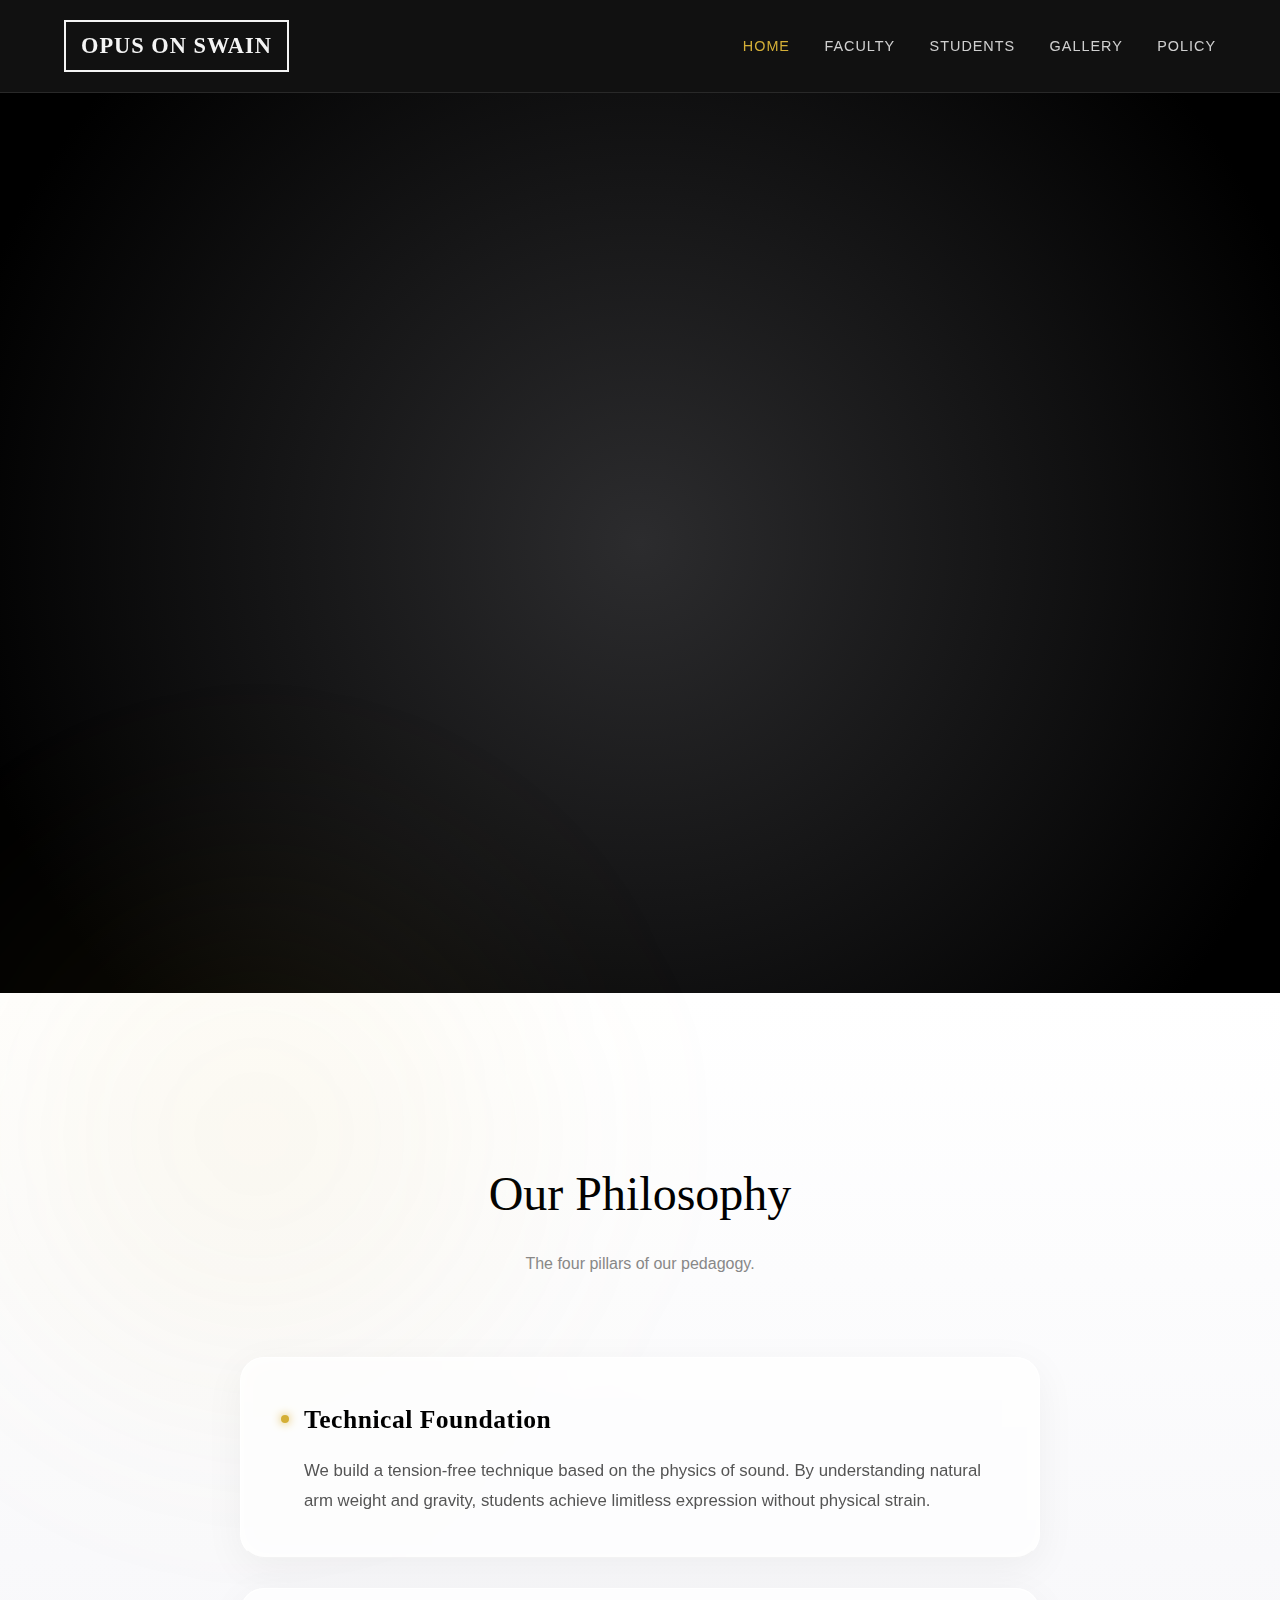
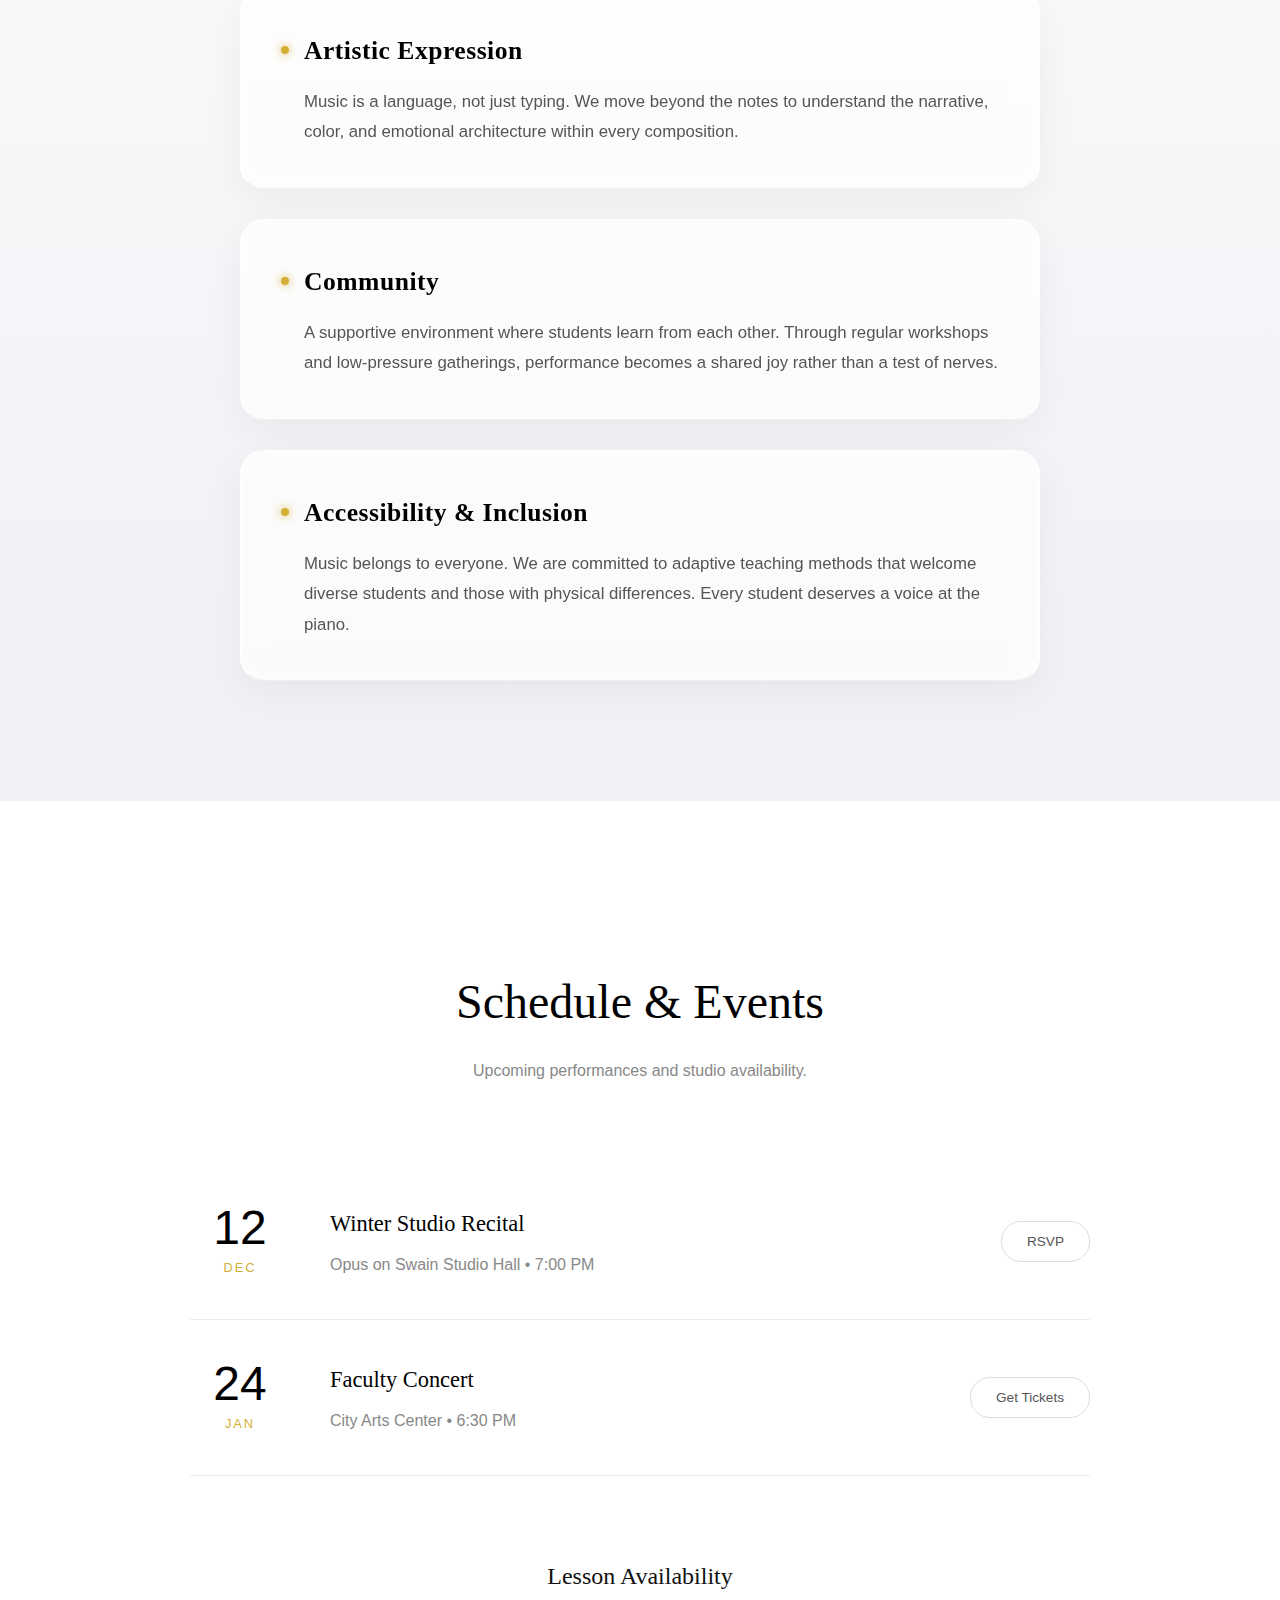
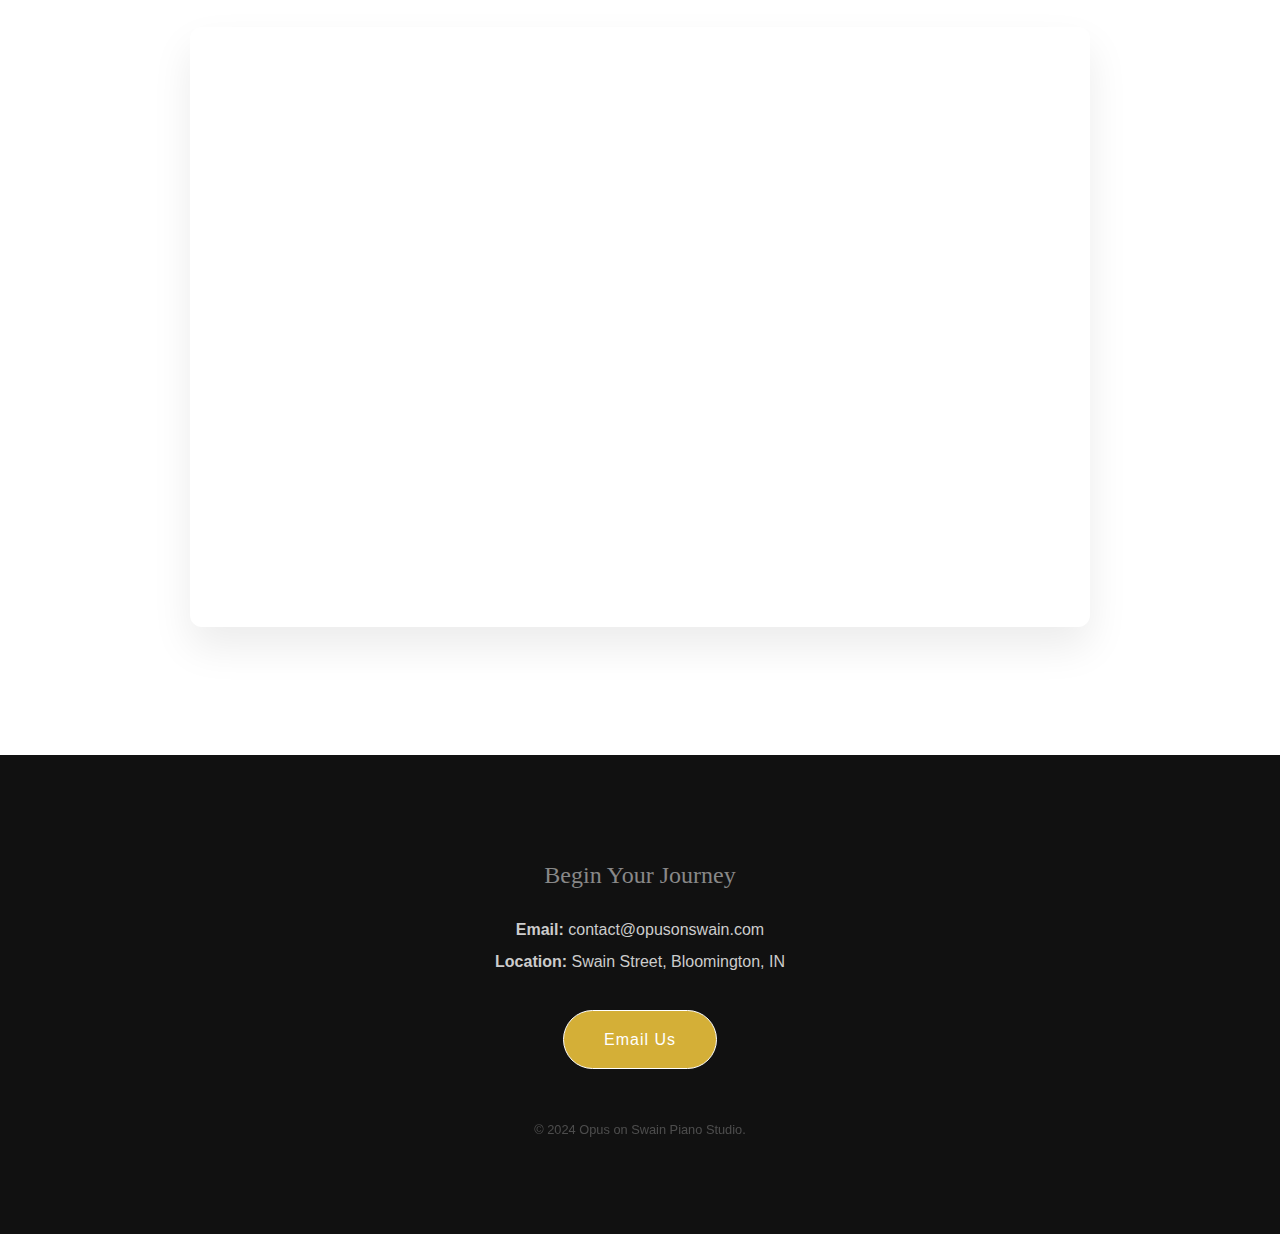
<file: index.html>
<!DOCTYPE html>
<html lang="en">
<head>
    <meta charset="UTF-8">
    <meta name="viewport" content="width=device-width, initial-scale=1.0">
    <title>Opus on Swain | Piano Studio</title>
    <link rel="stylesheet" href="style.css">
    <script src="script.js" defer></script>
</head>
<body>

    <nav>
        <a href="index.html" class="logo">OPUS ON SWAIN</a>
        
        <div class="hamburger" onclick="toggleMenu()">
            <span></span>
            <span></span>
            <span></span>
        </div>

        <div class="nav-links">
            <a href="index.html" class="active">Home</a>
            <a href="bios.html">Faculty</a>
            <a href="students.html">Students</a>
            <a href="gallery.html">Gallery</a>
            <a href="policy.html">Policy</a>
        </div>
    </nav>

    <header>
        <h1>OPUS ON SWAIN</h1>
        <p class="subtitle">Piano Studio</p>
        <div class="cta-group">
            <a href="book.html" class="btn">Book a Trial Lesson</a>
            <a href="bios.html" class="btn transparent">Meet the Teachers</a>
        </div>
    </header>

    <section id="philosophy">
        <div class="section-header">
            <h2>Our Philosophy</h2>
            <p style="color:#888; margin-top:10px;">The four pillars of our pedagogy.</p>
        </div>
        
        <div class="philosophy-grid">
            
            <div class="philosophy-item">
                <h3>Technical Foundation</h3>
                <p>We build a tension-free technique based on the physics of sound. By understanding natural arm weight and gravity, students achieve limitless expression without physical strain.</p>
            </div>
            
            <div class="philosophy-item">
                <h3>Artistic Expression</h3>
                <p>Music is a language, not just typing. We move beyond the notes to understand the narrative, color, and emotional architecture within every composition.</p>
            </div>
            
            <div class="philosophy-item">
                <h3>Community</h3>
                <p>A supportive environment where students learn from each other. Through regular workshops and low-pressure gatherings, performance becomes a shared joy rather than a test of nerves.</p>
            </div>

            <div class="philosophy-item">
                <h3>Accessibility & Inclusion</h3>
                <p>Music belongs to everyone. We are committed to adaptive teaching methods that welcome diverse students and those with physical differences. Every student deserves a voice at the piano.</p>
            </div>

        </div>
    </section>

    <section id="schedule">
        <div class="section-header">
            <h2>Schedule & Events</h2>
            <p style="color:#888; margin-top:10px;">Upcoming performances and studio availability.</p>
        </div>

        <div class="events-container">
            <div class="event-card">
                <div class="event-date">
                    <span class="day">12</span>
                    <span class="month">Dec</span>
                </div>
                <div class="event-info">
                    <h4>Winter Studio Recital</h4>
                    <p>Opus on Swain Studio Hall • 7:00 PM</p>
                </div>
                <a href="#contact" class="btn-small">RSVP</a>
            </div>

            <div class="event-card">
                <div class="event-date">
                    <span class="day">24</span>
                    <span class="month">Jan</span>
                </div>
                <div class="event-info">
                    <h4>Faculty Concert</h4>
                    <p>City Arts Center • 6:30 PM</p>
                </div>
                <a href="#" class="btn-small">Get Tickets</a>
            </div>
        </div>

        <div class="calendar-wrapper">
            <h3 style="margin-bottom: 30px; font-size: 1.5rem; color:#111;">Lesson Availability</h3>
            <iframe src="https://calendar.google.com/calendar/embed?src=c_afe09cbf5d35ac6ec02fb014e4c6687cb3027ac490da87cdf7ac054db6a7f29f%40group.calendar.google.com&ctz=America%2FIndiana%2FIndianapolis" class="calendar-frame" frameborder="0" scrolling="no"></iframe>
        </div>
    </section>

    <footer id="contact">
        <h2>Begin Your Journey</h2>
        <div class=\"divider\" style="background-color: #fff; opacity: 0.3;"></div>
        <div class="contact-info">
            <p><strong>Email:</strong> contact@opusonswain.com</p>
            <p><strong>Location:</strong> Swain Street, Bloomington, IN</p>
        </div>
        <a href="mailto:contact@opusonswain.com" class="btn" style="border-color: white; margin-top: 30px;">Email Us</a>
        <p style="margin-top: 50px; font-size: 0.8rem; opacity: 0.5;">&copy; 2024 Opus on Swain Piano Studio.</p>
    </footer>

</body>
</html>
</file>
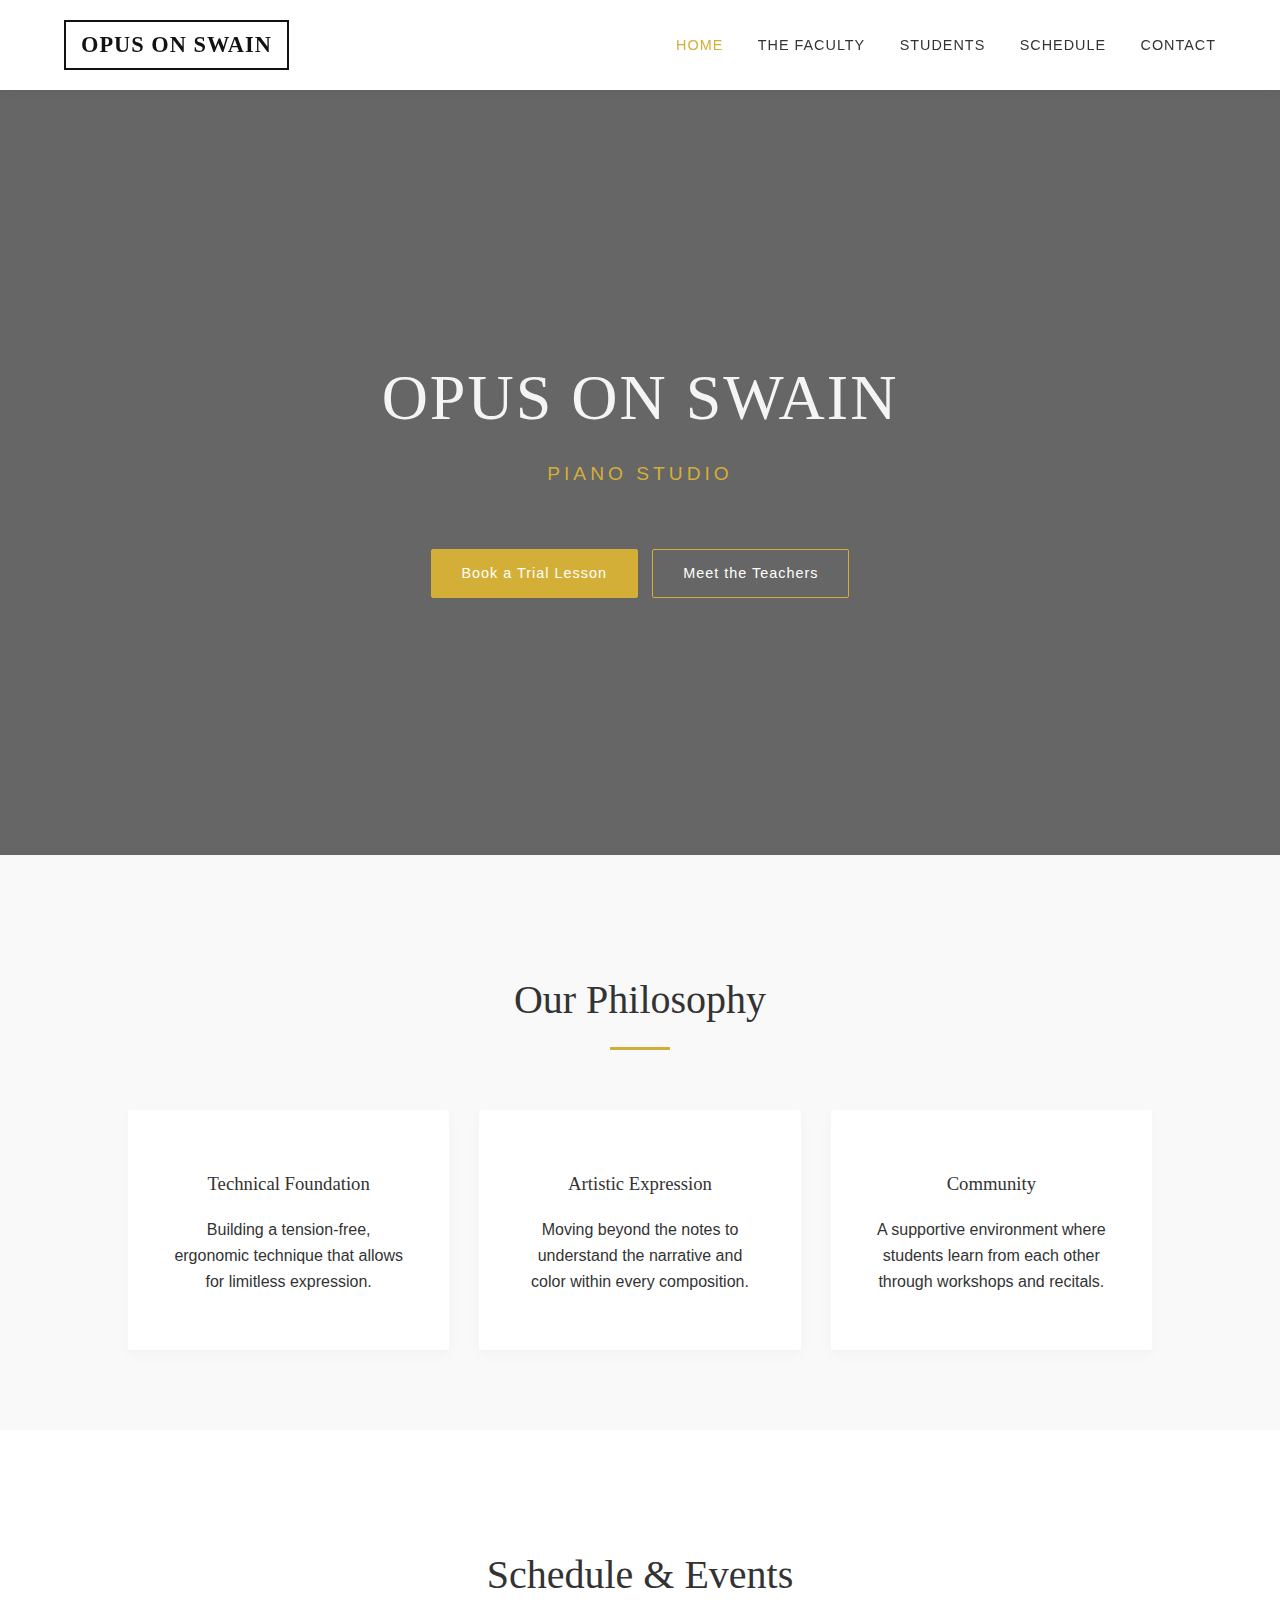
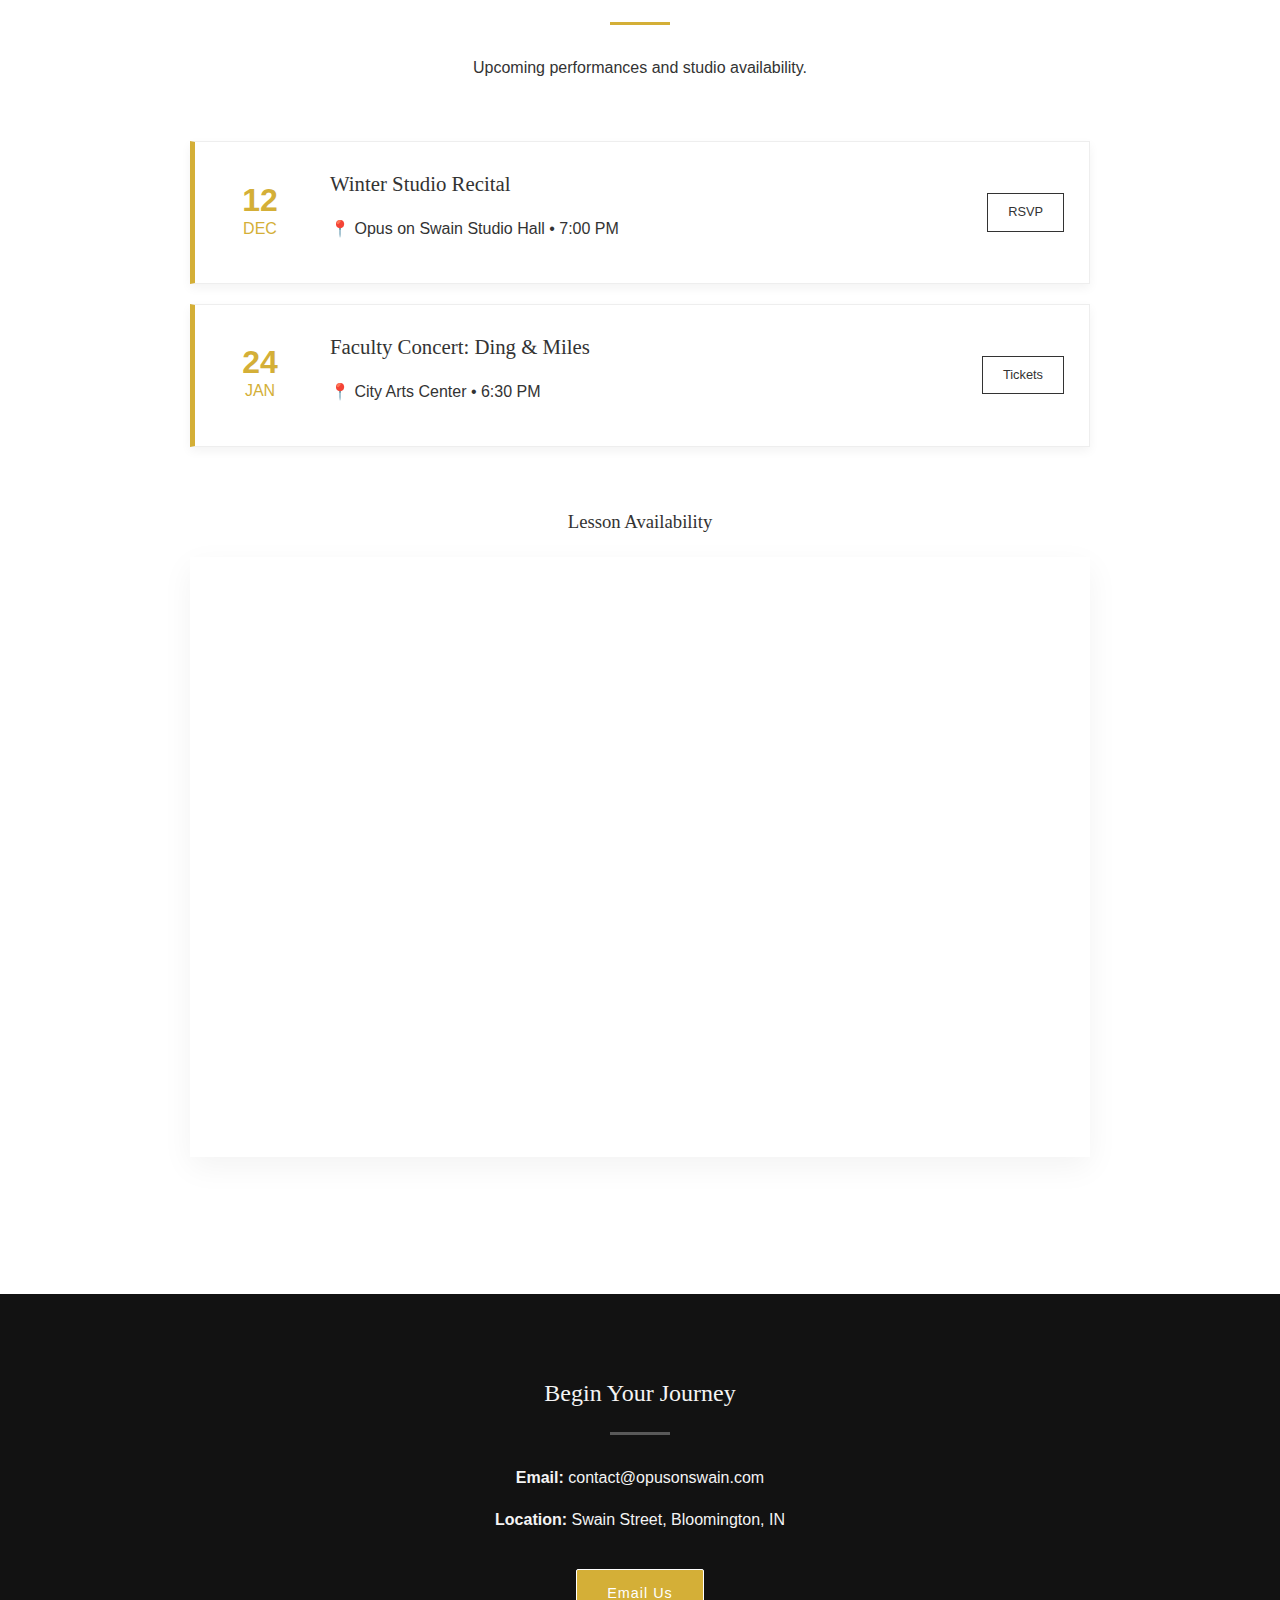
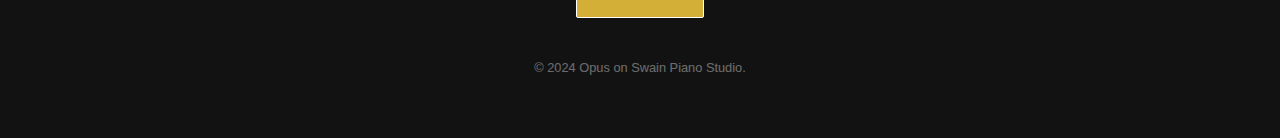
<file: Opus_on_Swain/index.html>
<!DOCTYPE html>
<html lang="en">
<head>
    <meta charset="UTF-8">
    <meta name="viewport" content="width=device-width, initial-scale=1.0">
    <title>Opus on Swain | Piano Studio</title>
    <link rel="stylesheet" href="style.css"> </head>
<body>

    <nav>
        <a href="index.html" class="logo">OPUS ON SWAIN</a>
        <div class="nav-links">
            <a href="index.html" class="active">Home</a>
            <a href="bios.html">The Faculty</a>
            <a href="students.html">Students</a>
            <a href="index.html#schedule">Schedule</a>
            <a href="index.html#contact">Contact</a>
        </div>
    </nav>

    <header>
        <h1>OPUS ON SWAIN</h1>
        <p class="subtitle">Piano Studio</p>
        <div class="cta-group">
            <a href="index.html#contact" class="btn">Book a Trial Lesson</a>
            <a href="bios.html" class="btn" style="background:transparent; margin-left:10px;">Meet the Teachers</a>
        </div>
    </header>

    <section id="philosophy" style="background-color: var(--gray-bg);">
        <div class="section-header">
            <h2>Our Philosophy</h2>
            <div class="divider"></div>
        </div>
        <div style="display: grid; grid-template-columns: repeat(auto-fit, minmax(280px, 1fr)); gap: 30px; text-align: center;">
            <div style="background:white; padding:40px; box-shadow:0 5px 15px rgba(0,0,0,0.03);">
                <h3>Technical Foundation</h3>
                <p>Building a tension-free, ergonomic technique that allows for limitless expression.</p>
            </div>
            <div style="background:white; padding:40px; box-shadow:0 5px 15px rgba(0,0,0,0.03);">
                <h3>Artistic Expression</h3>
                <p>Moving beyond the notes to understand the narrative and color within every composition.</p>
            </div>
            <div style="background:white; padding:40px; box-shadow:0 5px 15px rgba(0,0,0,0.03);">
                <h3>Community</h3>
                <p>A supportive environment where students learn from each other through workshops and recitals.</p>
            </div>
        </div>
    </section>

    <section id="schedule">
        <div class="section-header">
            <h2>Schedule & Events</h2>
            <div class="divider"></div>
            <p>Upcoming performances and studio availability.</p>
        </div>
        <div class="events-container">
            <div class="event-card">
                <div class="event-date"><span class="day">12</span><span class="month">DEC</span></div>
                <div class="event-info"><h4>Winter Studio Recital</h4><p>📍 Opus on Swain Studio Hall • 7:00 PM</p></div>
                <a href="#contact" class="btn-small">RSVP</a>
            </div>
            <div class="event-card">
                <div class="event-date"><span class="day">24</span><span class="month">JAN</span></div>
                <div class="event-info"><h4>Faculty Concert: Ding & Miles</h4><p>📍 City Arts Center • 6:30 PM</p></div>
                <a href="#" class="btn-small">Tickets</a>
            </div>
        </div>
        <div class="calendar-wrapper">
            <h3 style="margin-bottom: 20px;">Lesson Availability</h3>
            <iframe src="https://calendar.google.com/calendar/embed?src=c_afe09cbf5d35ac6ec02fb014e4c6687cb3027ac490da87cdf7ac054db6a7f29f%40group.calendar.google.com&ctz=America%2FIndiana%2FIndianapolis" class="calendar-frame" frameborder="0" scrolling="no"></iframe>
        </div>
    </section>

    <footer id="contact">
        <h2>Begin Your Journey</h2>
        <div class="divider" style="background-color: #fff; opacity: 0.3;"></div>
        <div class="contact-info">
            <p><strong>Email:</strong> contact@opusonswain.com</p>
            <p><strong>Location:</strong> Swain Street, Bloomington, IN</p>
        </div>
        <a href="mailto:contact@opusonswain.com" class="btn" style="border-color: white; margin-top: 20px;">Email Us</a>
        <div class="copyright">&copy; 2024 Opus on Swain Piano Studio.</div>
    </footer>

</body>
</html>
</file>
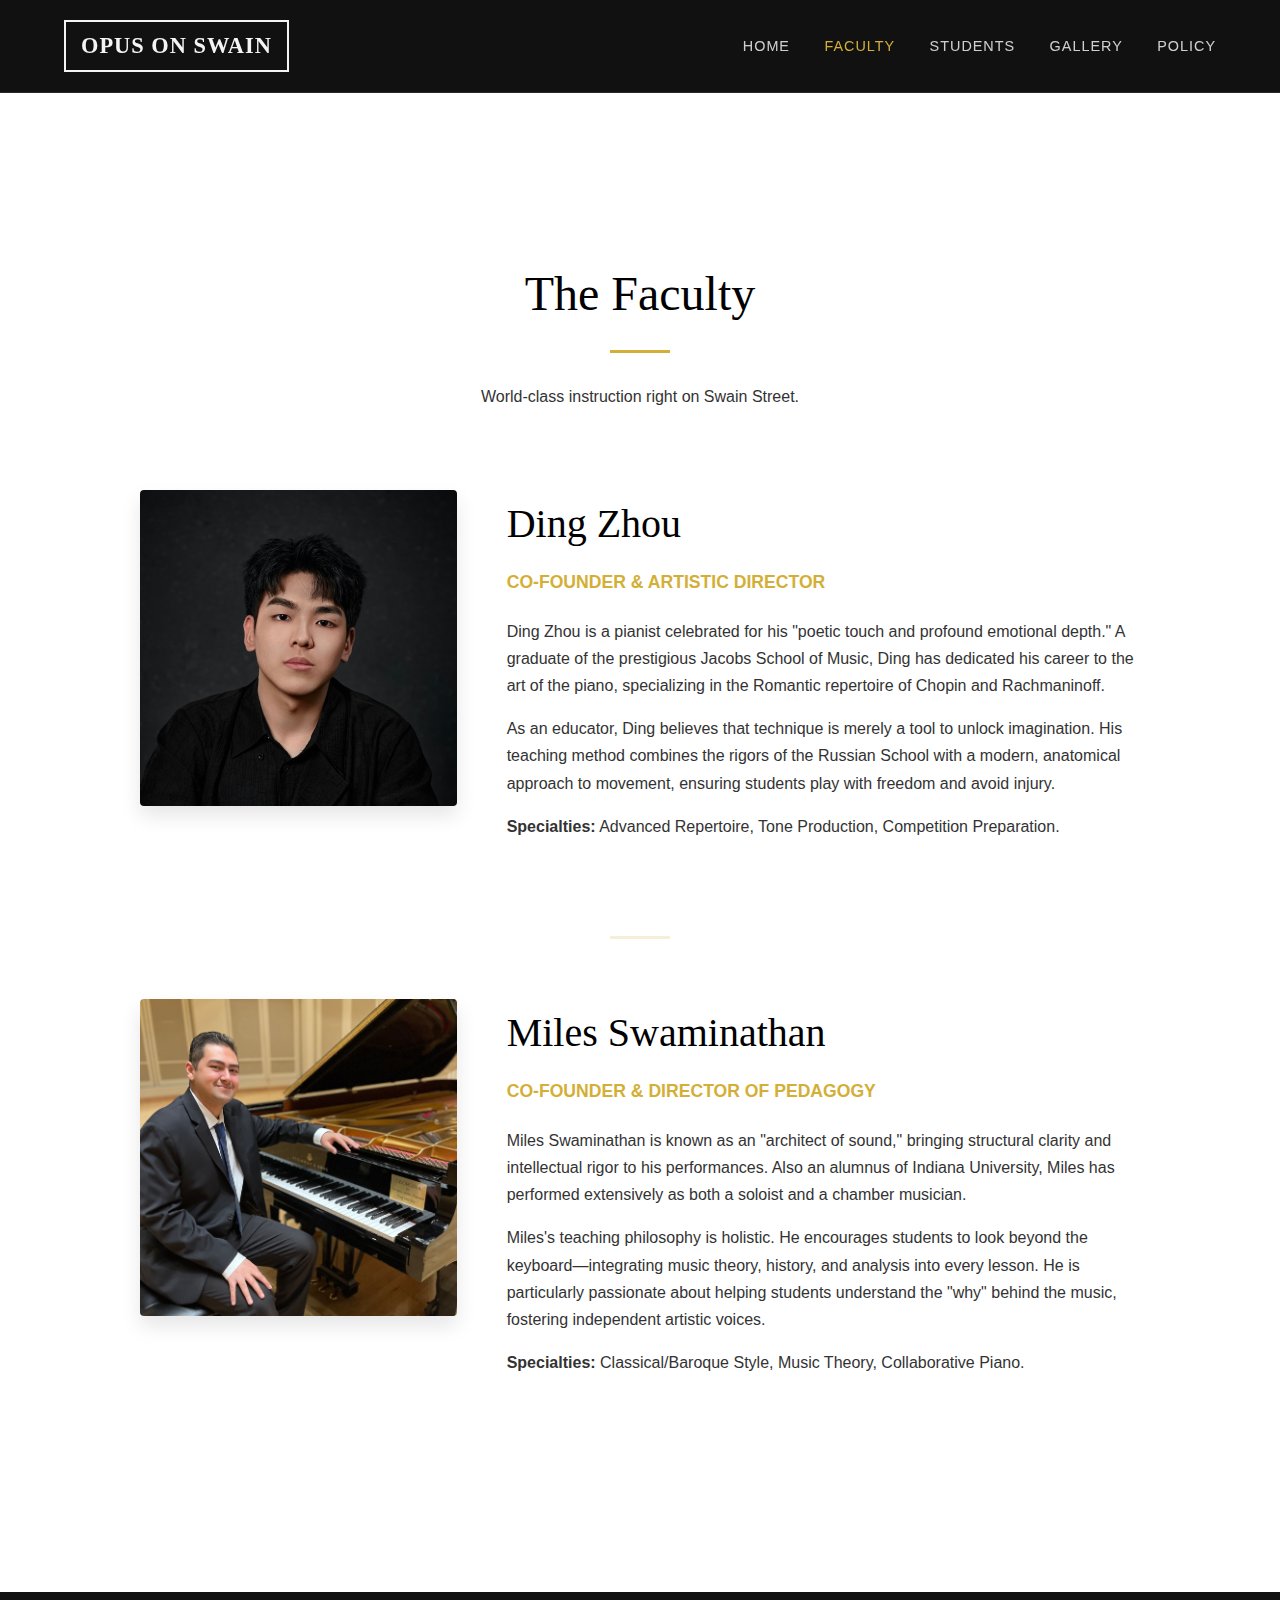
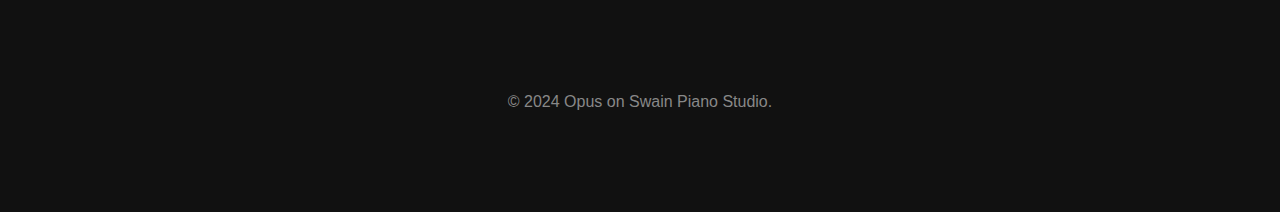
<file: bios.html>
<!DOCTYPE html>
<html lang="en">
<head>
    <meta charset="UTF-8">
    <meta name="viewport" content="width=device-width, initial-scale=1.0">
    <title>The Faculty | Opus on Swain</title>
    <link rel="stylesheet" href="style.css">
</head>
<body>

    <nav>
        <a href="index.html" class="logo">OPUS ON SWAIN</a>
        <div class="nav-links">
            <a href="index.html">Home</a>
            <a href="bios.html" class="active">Faculty</a> <a href="students.html">Students</a>
            <a href="gallery.html">Gallery</a>
            <a href="policy.html">Policy</a>
        </div>
    </nav>

    <section>
        <div class="section-header">
            <h2>The Faculty</h2>
            <div class="divider"></div>
            <p>World-class instruction right on Swain Street.</p>
        </div>

        <div class="bio-full-container">
            
            <div class="bio-profile" id="ding">
                <div class="bio-img">
                    <img src="images/ding.jpg" alt="Ding Zhou">
                </div>
                <div class="bio-text">
                    <h3>Ding Zhou</h3>
                    <span class="bio-title">Co-Founder & Artistic Director</span>
                    <div class="bio-content">
                        <p>Ding Zhou is a pianist celebrated for his "poetic touch and profound emotional depth." A graduate of the prestigious Jacobs School of Music, Ding has dedicated his career to the art of the piano, specializing in the Romantic repertoire of Chopin and Rachmaninoff.</p>
                        <p>As an educator, Ding believes that technique is merely a tool to unlock imagination. His teaching method combines the rigors of the Russian School with a modern, anatomical approach to movement, ensuring students play with freedom and avoid injury.</p>
                        <p><strong>Specialties:</strong> Advanced Repertoire, Tone Production, Competition Preparation.</p>
                    </div>
                </div>
            </div>

            <div class="divider" style="opacity: 0.2; margin: 60px auto;"></div>

            <div class="bio-profile" id="miles">
                <div class="bio-img">
                    <img src="images/miles.jpg" alt="Miles Swaminathan">
                </div>
                <div class="bio-text">
                    <h3>Miles Swaminathan</h3>
                    <span class="bio-title">Co-Founder & Director of Pedagogy</span>
                    <div class="bio-content">
                        <p>Miles Swaminathan is known as an "architect of sound," bringing structural clarity and intellectual rigor to his performances. Also an alumnus of Indiana University, Miles has performed extensively as both a soloist and a chamber musician.</p>
                        <p>Miles's teaching philosophy is holistic. He encourages students to look beyond the keyboard—integrating music theory, history, and analysis into every lesson. He is particularly passionate about helping students understand the "why" behind the music, fostering independent artistic voices.</p>
                        <p><strong>Specialties:</strong> Classical/Baroque Style, Music Theory, Collaborative Piano.</p>
                    </div>
                </div>
            </div>

        </div>
    </section>

    <footer style="margin-top:0;">
        <p>&copy; 2024 Opus on Swain Piano Studio.</p>
    </footer>

</body>
</html>
</file>
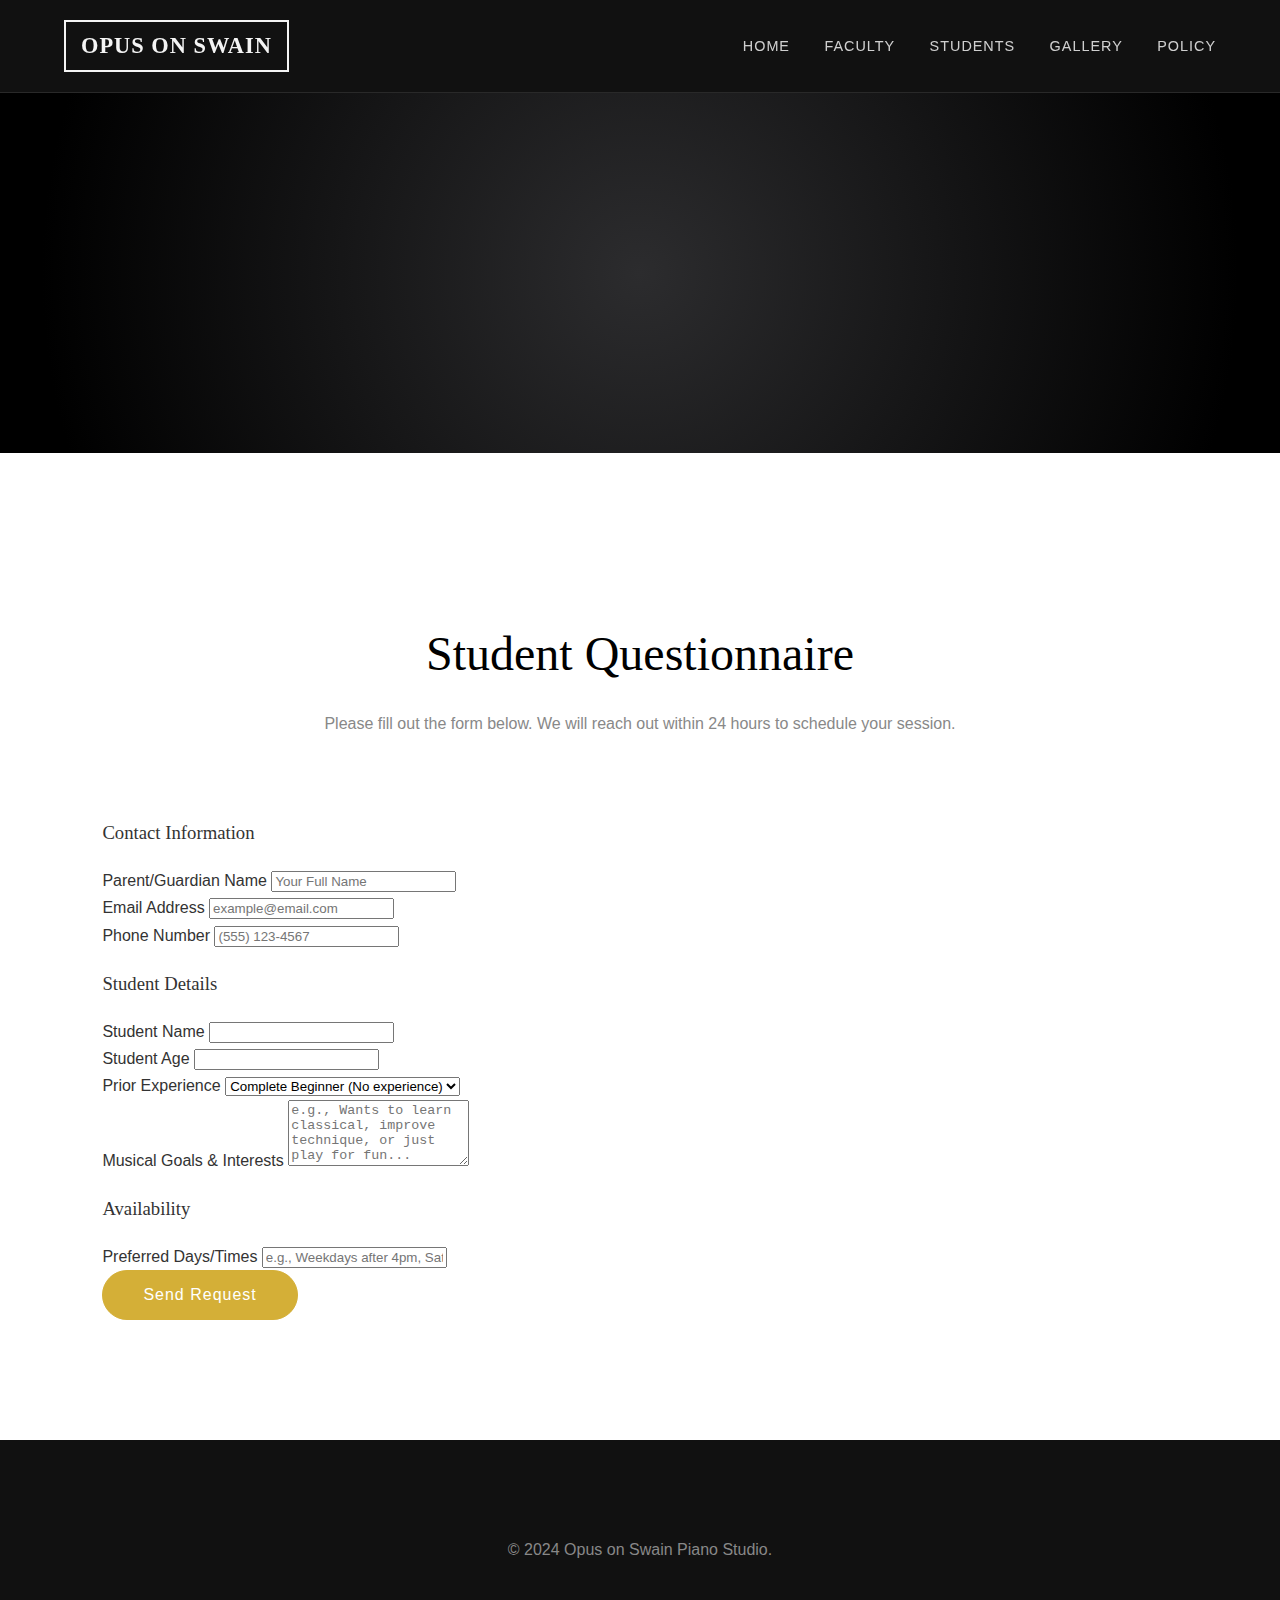
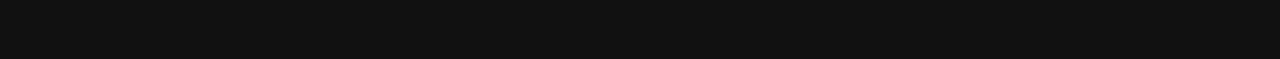
<file: book.html>
<!DOCTYPE html>
<html lang="en">
<head>
    <meta charset="UTF-8">
    <meta name="viewport" content="width=device-width, initial-scale=1.0">
    <title>Book a Trial Lesson | Opus on Swain</title>
    <link rel="stylesheet" href="style.css">
    <script src="script.js" defer></script>
</head>
<body>

    <nav>
        <a href="index.html" class="logo">OPUS ON SWAIN</a>
        
        <div class="hamburger" onclick="toggleMenu()">
            <span></span>
            <span></span>
            <span></span>
        </div>

        <div class="nav-links">
            <a href="index.html">Home</a>
            <a href="bios.html">Faculty</a>
            <a href="students.html">Students</a>
            <a href="gallery.html">Gallery</a>
            <a href="policy.html">Policy</a>
        </div>
    </nav>

    <header style="height: 40vh; min-height: 300px; background: radial-gradient(circle at center, #2c2c2e 0%, #000000 90%);">
        <h1 style="font-size: 3rem; letter-spacing: 5px;">BOOK A TRIAL</h1>
        <p class="subtitle" style="margin-top: 10px;">Start Your Musical Journey</p>
    </header>

    <section>
        <div class="section-header">
            <h2>Student Questionnaire</h2>
            <p style="color:#888; margin-top:10px;">Please fill out the form below. We will reach out within 24 hours to schedule your session.</p>
        </div>

        <form action="https://formspree.io/f/YOUR_FORM_ID" method="POST" class="booking-form">
            
            <h3 class="form-section-title">Contact Information</h3>
            
            <div class="form-group">
                <label for="parent-name">Parent/Guardian Name</label>
                <input type="text" id="parent-name" name="Parent Name" required placeholder="Your Full Name">
            </div>

            <div class="form-row">
                <div class="form-group">
                    <label for="email">Email Address</label>
                    <input type="email" id="email" name="Email" required placeholder="example@email.com">
                </div>
                <div class="form-group">
                    <label for="phone">Phone Number</label>
                    <input type="tel" id="phone" name="Phone" required placeholder="(555) 123-4567">
                </div>
            </div>

            <h3 class="form-section-title">Student Details</h3>

            <div class="form-row">
                <div class="form-group">
                    <label for="student-name">Student Name</label>
                    <input type="text" id="student-name" name="Student Name" required>
                </div>
                <div class="form-group">
                    <label for="age">Student Age</label>
                    <input type="number" id="age" name="Student Age" required>
                </div>
            </div>

            <div class="form-group">
                <label for="experience">Prior Experience</label>
                <select id="experience" name="Experience Level">
                    <option value="Complete Beginner">Complete Beginner (No experience)</option>
                    <option value="Beginner">Beginner (Less than 1 year)</option>
                    <option value="Intermediate">Intermediate (1-3 years)</option>
                    <option value="Advanced">Advanced (4+ years)</option>
                    <option value="Adult Hobbyist">Adult Hobbyist</option>
                </select>
            </div>

            <div class="form-group">
                <label for="goals">Musical Goals & Interests</label>
                <textarea id="goals" name="Goals" rows="4" placeholder="e.g., Wants to learn classical, improve technique, or just play for fun..."></textarea>
            </div>

            <h3 class="form-section-title">Availability</h3>
            
            <div class="form-group">
                <label for="availability">Preferred Days/Times</label>
                <input type="text" id="availability" name="Availability" placeholder="e.g., Weekdays after 4pm, Saturday mornings...">
            </div>

            <button type="submit" class="btn submit-btn">Send Request</button>
            
        </form>

    </section>

    <footer>
        <p>&copy; 2024 Opus on Swain Piano Studio.</p>
    </footer>

</body>
</html>
</file>
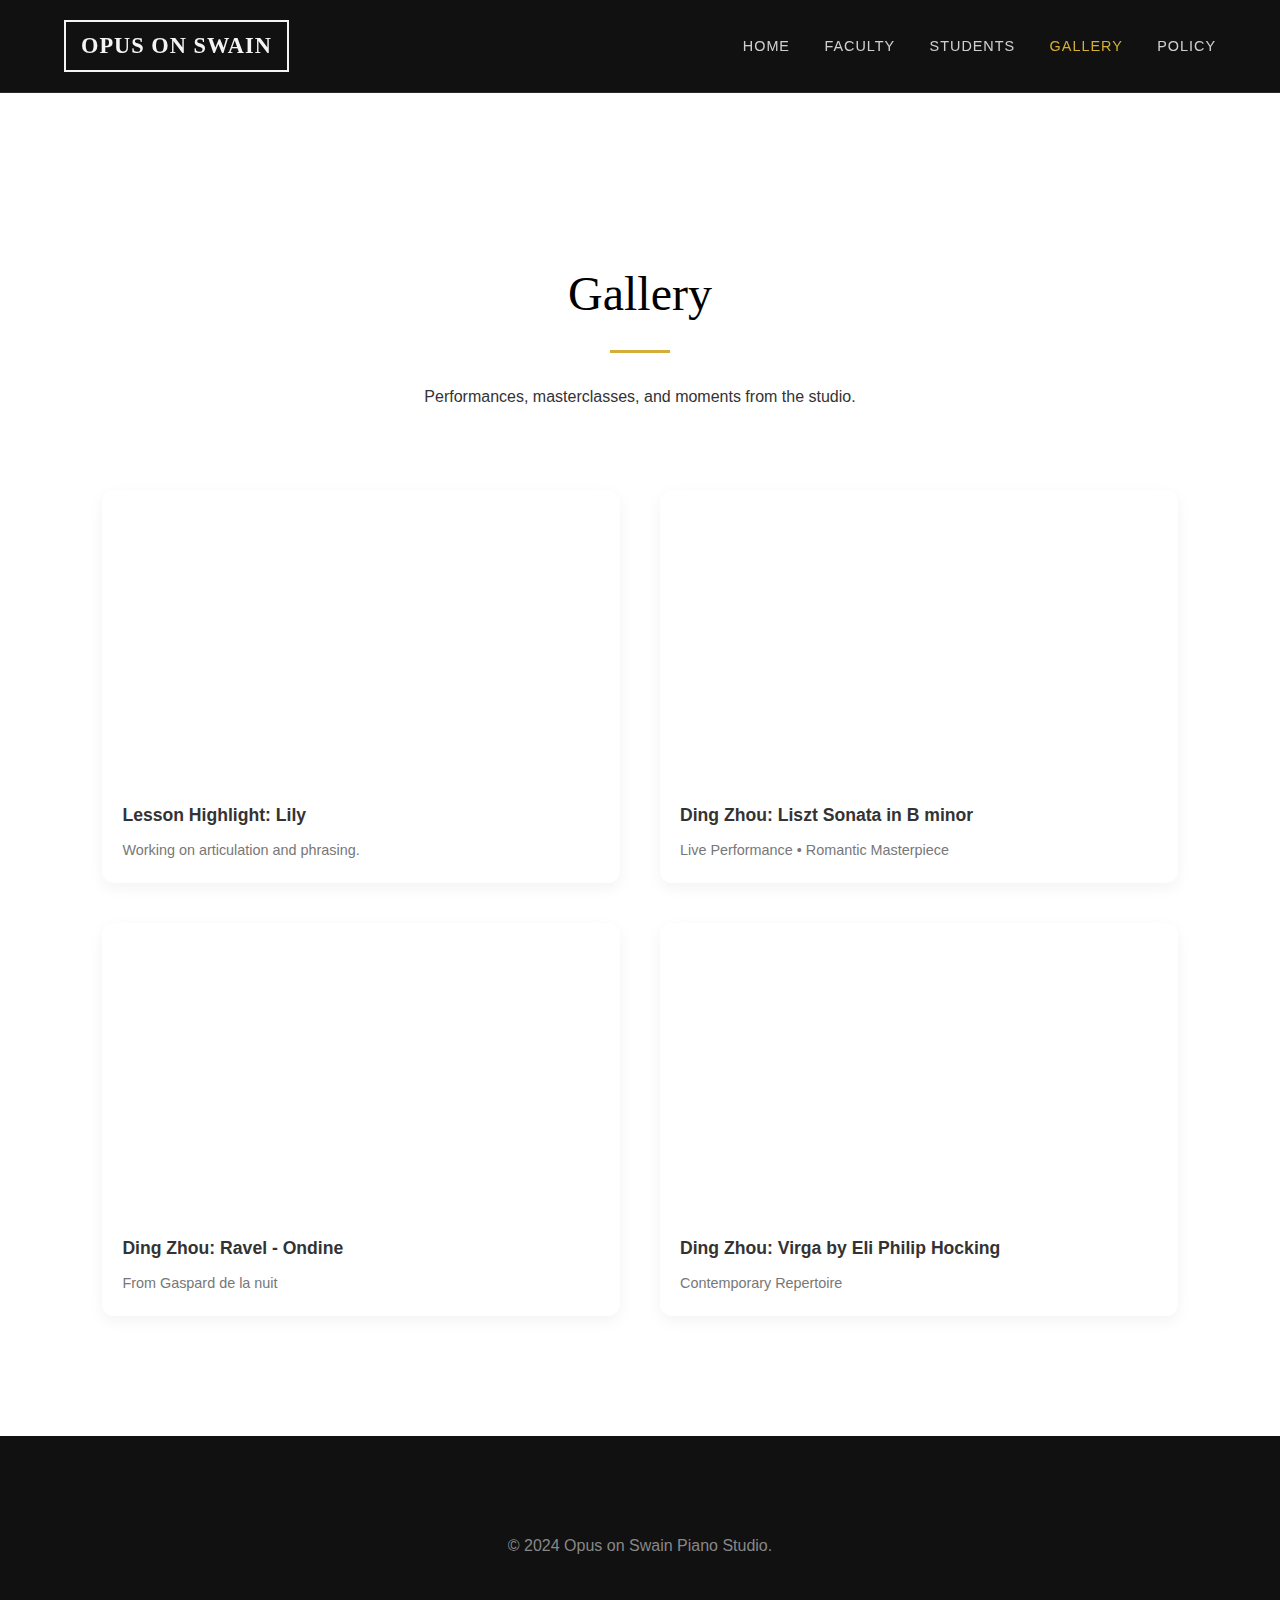
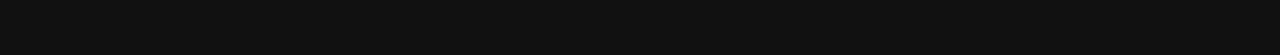
<file: gallery.html>
<!DOCTYPE html>
<html lang="en">
<head>
    <meta charset="UTF-8">
    <meta name="viewport" content="width=device-width, initial-scale=1.0">
    <title>Gallery | Opus on Swain</title>
    <link rel="stylesheet" href="style.css">
    <script src="script.js" defer></script>
</head>
<body>

    <nav>
        <a href="index.html" class="logo">OPUS ON SWAIN</a>
        
        <div class="hamburger" onclick="toggleMenu()">
            <span></span>
            <span></span>
            <span></span>
        </div>

        <div class="nav-links">
            <a href="index.html">Home</a>
            <a href="bios.html">Faculty</a>
            <a href="students.html">Students</a>
            <a href="gallery.html" class="active">Gallery</a>
            <a href="policy.html">Policy</a>
        </div>
    </nav>

    <section>
        <div class="section-header">
            <h2>Gallery</h2>
            <div class="divider"></div>
            <p>Performances, masterclasses, and moments from the studio.</p>
        </div>

        <div class="gallery-grid">
            
            <div class="video-card">
                <div class="video-wrapper">
                    <iframe src="https://www.youtube.com/embed/Z2st415lXwM" allowfullscreen></iframe>
                </div>
                <div class="video-info">
                    <span class="video-title">Lesson Highlight: Lily</span>
                    <span class="video-desc">Working on articulation and phrasing.</span>
                </div>
            </div>

            <div class="video-card">
                <div class="video-wrapper">
                    <iframe src="https://www.youtube.com/embed/aBBTVSnq6V4" allowfullscreen></iframe>
                </div>
                <div class="video-info">
                    <span class="video-title">Ding Zhou: Liszt Sonata in B minor</span>
                    <span class="video-desc">Live Performance • Romantic Masterpiece</span>
                </div>
            </div>

            <div class="video-card">
                <div class="video-wrapper">
                    <iframe src="https://www.youtube.com/embed/v50ju-L54Wg" allowfullscreen></iframe>
                </div>
                <div class="video-info">
                    <span class="video-title">Ding Zhou: Ravel - Ondine</span>
                    <span class="video-desc">From Gaspard de la nuit</span>
                </div>
            </div>

             <div class="video-card">
                <div class="video-wrapper">
                    <iframe src="https://www.youtube.com/embed/5kGoSRUeVaY" allowfullscreen></iframe>
                </div>
                <div class="video-info">
                    <span class="video-title">Ding Zhou: Virga by Eli Philip Hocking</span>
                    <span class="video-desc">Contemporary Repertoire</span>
                </div>
            </div>

        </div>
    </section>

    <footer>
        <p>&copy; 2024 Opus on Swain Piano Studio.</p>
    </footer>

</body>
</html>
</file>
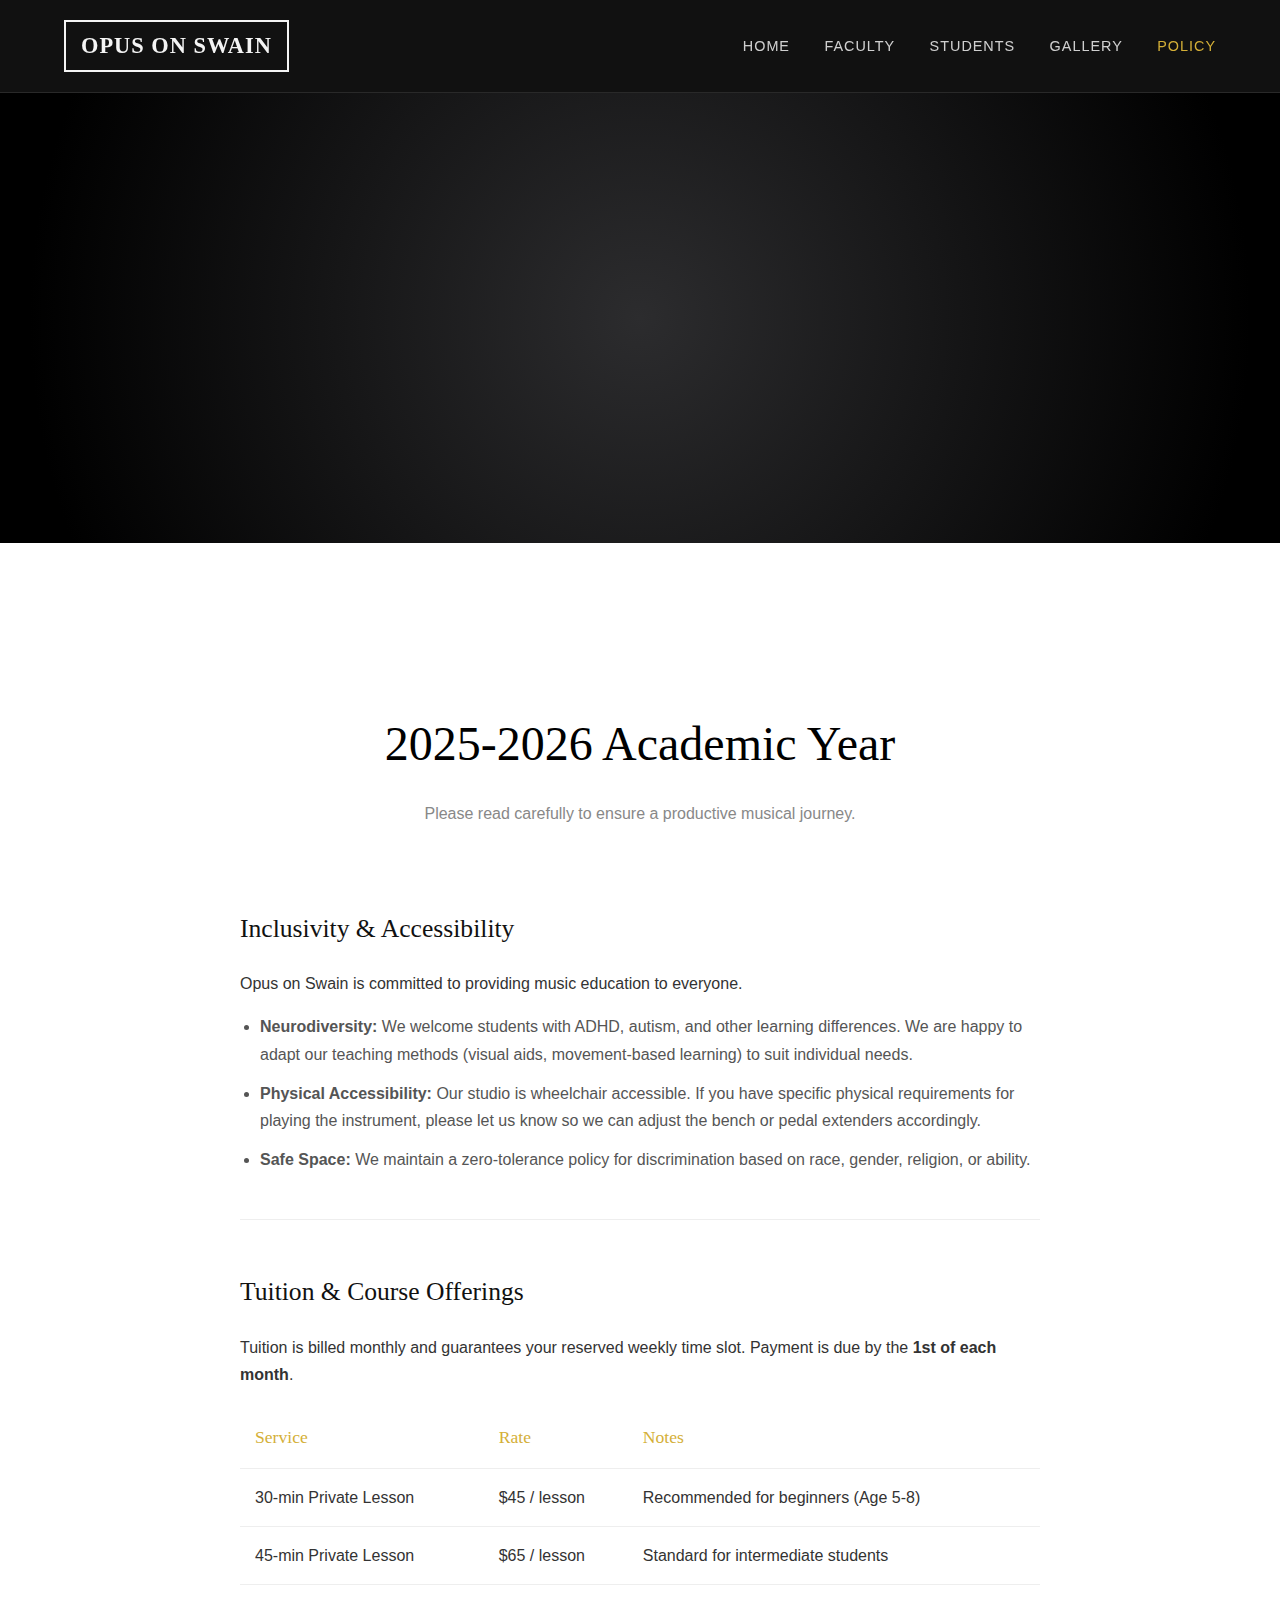
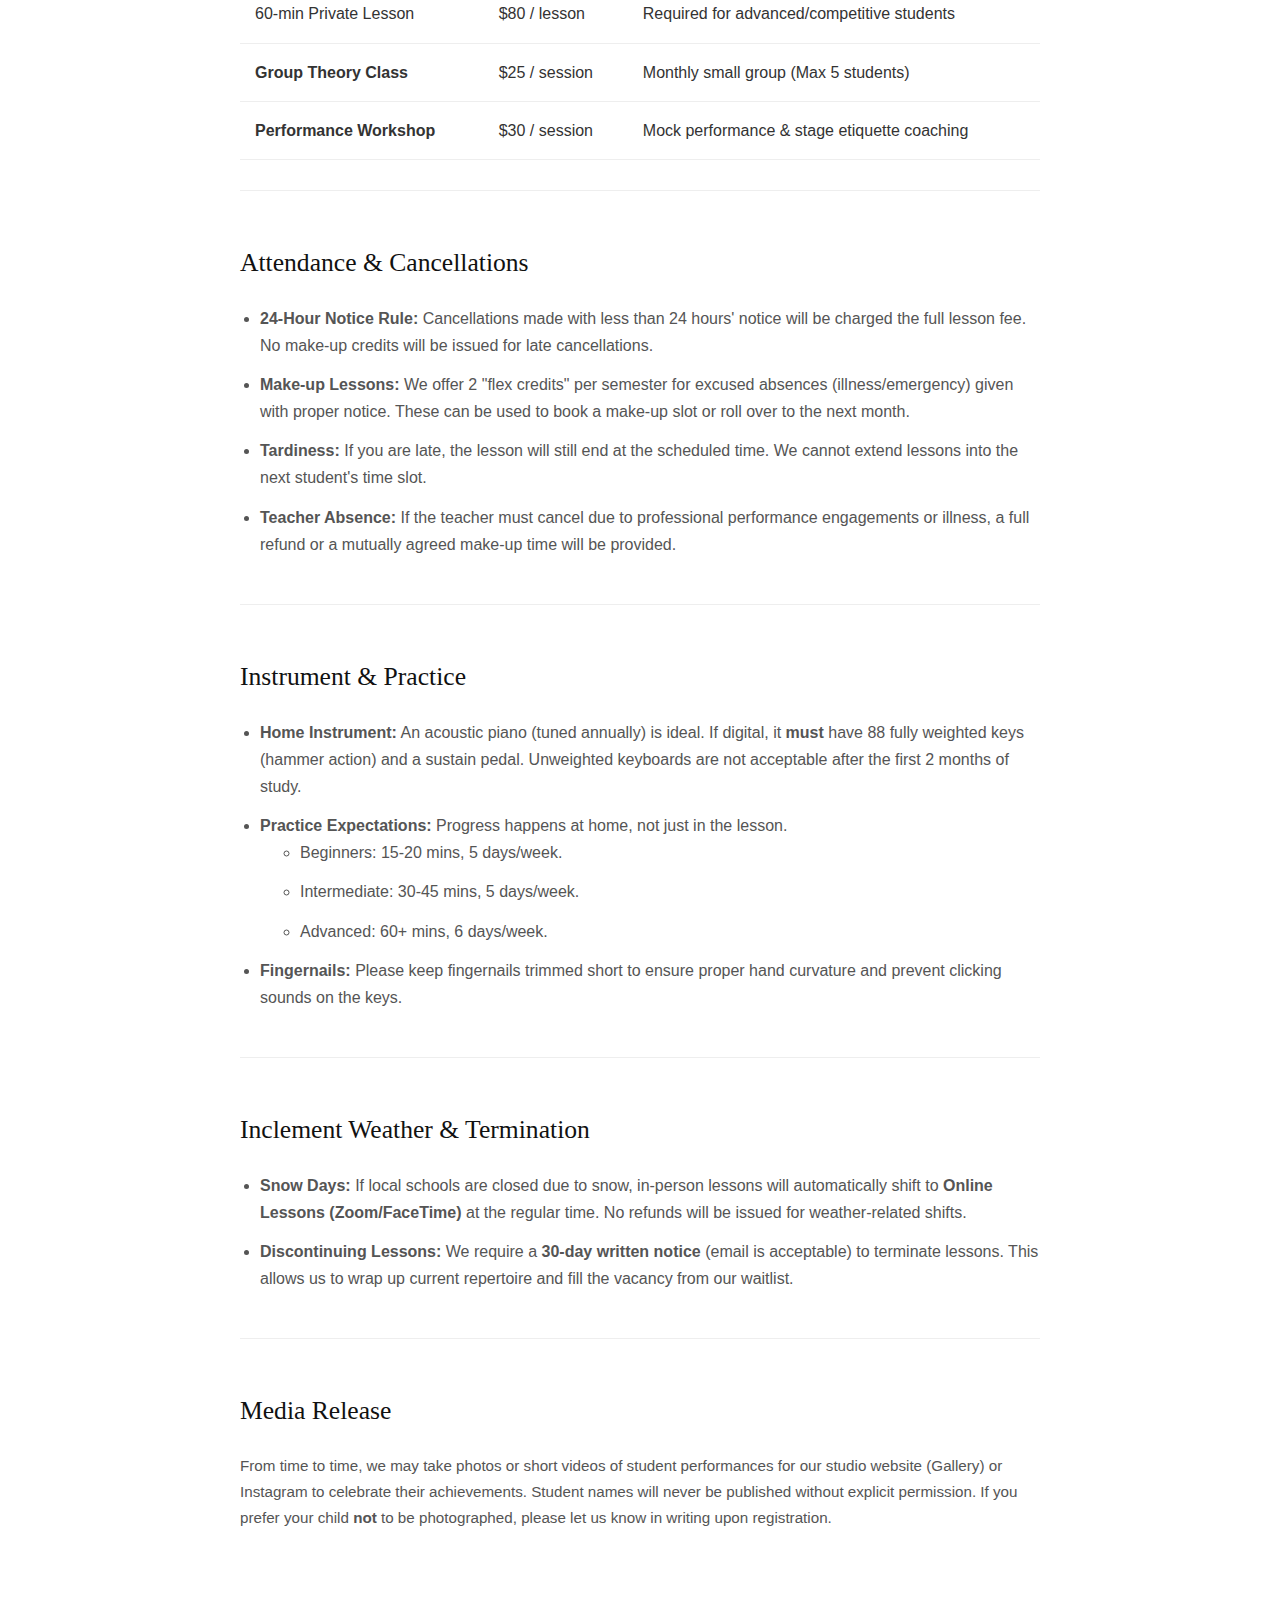
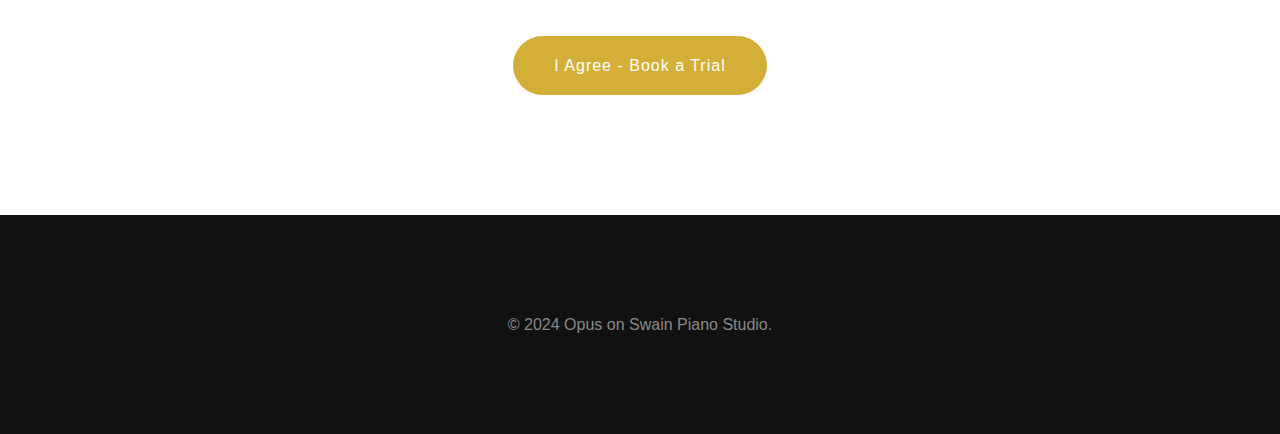
<file: policy.html>
<!DOCTYPE html>
<html lang="en">
<head>
    <meta charset="UTF-8">
    <meta name="viewport" content="width=device-width, initial-scale=1.0">
    <title>Studio Policy | Opus on Swain</title>
    <link rel="stylesheet" href="style.css">
    <script src="script.js" defer></script>
</head>
<body>

    <nav>
        <a href="index.html" class="logo">OPUS ON SWAIN</a>
        
        <div class="hamburger" onclick="toggleMenu()">
            <span></span>
            <span></span>
            <span></span>
        </div>

        <div class="nav-links">
            <a href="index.html">Home</a>
            <a href="bios.html">Faculty</a>
            <a href="students.html">Students</a>
            <a href="gallery.html">Gallery</a>
            <a href="policy.html" class="active">Policy</a>
        </div>
    </nav>

    <header style="height: 50vh; min-height: 400px; background: radial-gradient(circle at center, #2c2c2e 0%, #000000 90%);">
        <h1 style="font-size: 3.5rem; letter-spacing: 5px;">STUDIO POLICY</h1>
        <p class="subtitle" style="margin-top: 10px;">Commitment to Excellence</p>
    </header>

    <section>
        <div class="section-header">
            <h2>2025-2026 Academic Year</h2>
            <p style="color:#888; margin-top:10px;">Please read carefully to ensure a productive musical journey.</p>
        </div>

        <div class="policy-container">
            
            <div class="policy-block">
                <h3>Inclusivity & Accessibility</h3>
                <p>Opus on Swain is committed to providing music education to everyone.</p>
                <ul class="policy-list">
                    <li><strong>Neurodiversity:</strong> We welcome students with ADHD, autism, and other learning differences. We are happy to adapt our teaching methods (visual aids, movement-based learning) to suit individual needs.</li>
                    <li><strong>Physical Accessibility:</strong> Our studio is wheelchair accessible. If you have specific physical requirements for playing the instrument, please let us know so we can adjust the bench or pedal extenders accordingly.</li>
                    <li><strong>Safe Space:</strong> We maintain a zero-tolerance policy for discrimination based on race, gender, religion, or ability.</li>
                </ul>
            </div>

            <div class="policy-block">
                <h3>Tuition & Course Offerings</h3>
                <p>Tuition is billed monthly and guarantees your reserved weekly time slot. Payment is due by the <strong>1st of each month</strong>.</p>
                
                <table class="tuition-table">
                    <tr>
                        <th>Service</th>
                        <th>Rate</th>
                        <th>Notes</th>
                    </tr>
                    <tr>
                        <td>30-min Private Lesson</td>
                        <td>$45 / lesson</td>
                        <td>Recommended for beginners (Age 5-8)</td>
                    </tr>
                    <tr>
                        <td>45-min Private Lesson</td>
                        <td>$65 / lesson</td>
                        <td>Standard for intermediate students</td>
                    </tr>
                    <tr>
                        <td>60-min Private Lesson</td>
                        <td>$80 / lesson</td>
                        <td>Required for advanced/competitive students</td>
                    </tr>
                    <tr>
                        <td><strong>Group Theory Class</strong></td>
                        <td>$25 / session</td>
                        <td>Monthly small group (Max 5 students)</td>
                    </tr>
                    <tr>
                        <td><strong>Performance Workshop</strong></td>
                        <td>$30 / session</td>
                        <td>Mock performance & stage etiquette coaching</td>
                    </tr>
                </table>
            </div>

            <div class="policy-block">
                <h3>Attendance & Cancellations</h3>
                <ul class="policy-list">
                    <li><strong>24-Hour Notice Rule:</strong> Cancellations made with less than 24 hours' notice will be charged the full lesson fee. No make-up credits will be issued for late cancellations.</li>
                    <li><strong>Make-up Lessons:</strong> We offer 2 "flex credits" per semester for excused absences (illness/emergency) given with proper notice. These can be used to book a make-up slot or roll over to the next month.</li>
                    <li><strong>Tardiness:</strong> If you are late, the lesson will still end at the scheduled time. We cannot extend lessons into the next student's time slot.</li>
                    <li><strong>Teacher Absence:</strong> If the teacher must cancel due to professional performance engagements or illness, a full refund or a mutually agreed make-up time will be provided.</li>
                </ul>
            </div>

            <div class="policy-block">
                <h3>Instrument & Practice</h3>
                <ul class="policy-list">
                    <li><strong>Home Instrument:</strong> An acoustic piano (tuned annually) is ideal. If digital, it <strong>must</strong> have 88 fully weighted keys (hammer action) and a sustain pedal. Unweighted keyboards are not acceptable after the first 2 months of study.</li>
                    <li><strong>Practice Expectations:</strong> Progress happens at home, not just in the lesson.
                        <ul>
                            <li>Beginners: 15-20 mins, 5 days/week.</li>
                            <li>Intermediate: 30-45 mins, 5 days/week.</li>
                            <li>Advanced: 60+ mins, 6 days/week.</li>
                        </ul>
                    </li>
                    <li><strong>Fingernails:</strong> Please keep fingernails trimmed short to ensure proper hand curvature and prevent clicking sounds on the keys.</li>
                </ul>
            </div>

            <div class="policy-block">
                <h3>Inclement Weather & Termination</h3>
                <ul class="policy-list">
                    <li><strong>Snow Days:</strong> If local schools are closed due to snow, in-person lessons will automatically shift to <strong>Online Lessons (Zoom/FaceTime)</strong> at the regular time. No refunds will be issued for weather-related shifts.</li>
                    <li><strong>Discontinuing Lessons:</strong> We require a <strong>30-day written notice</strong> (email is acceptable) to terminate lessons. This allows us to wrap up current repertoire and fill the vacancy from our waitlist.</li>
                </ul>
            </div>

            <div class="policy-block">
                <h3>Media Release</h3>
                <p style="color:#555; font-size:0.95rem;">
                    From time to time, we may take photos or short videos of student performances for our studio website (Gallery) or Instagram to celebrate their achievements. 
                    Student names will never be published without explicit permission. If you prefer your child <strong>not</strong> to be photographed, please let us know in writing upon registration.
                </p>
            </div>

        </div>

        <div style="text-align:center; margin-top:60px;">
            <a href="book.html" class="btn">I Agree - Book a Trial</a>
        </div>
    </section>

    <footer>
        <p>&copy; 2024 Opus on Swain Piano Studio.</p>
    </footer>

</body>
</html>
</file>
<file: style.css>
/* style.css - Opus on Swain (Ultimate Mobile Fix) */

:root {
    --primary-bg: #000000;
    --secondary-bg: #ffffff;
    --accent-color: #d4af37;
    --text-dark: #333333;
    --text-light: #f4f4f4;
    --gray-bg: #f5f5f7;
    --nav-bg: rgba(20, 20, 20, 0.85);
}

/* --- 核心修复 1: 全局盒模型与防溢出 --- */
* { box-sizing: border-box; }
html, body { 
    max-width: 100%; 
    overflow-x: hidden; /* 禁止任何形式的左右滚动 */
}

html { scroll-behavior: smooth; }
body { 
    font-family: -apple-system, BlinkMacSystemFont, "Segoe UI", Roboto, Helvetica, Arial, sans-serif; 
    margin: 0; 
    padding: 0; 
    line-height: 1.7; 
    color: var(--text-dark); 
    background-color: var(--primary-bg); 
}

h1, h2, h3, h4 { font-family: 'Georgia', 'Times New Roman', serif; font-weight: normal; }
a { text-decoration: none; transition: all 0.3s ease; color: inherit; }

/* 通用 Section */
section { 
    padding: 120px 8%; 
    background-color: var(--secondary-bg); 
    width: 100%; /* 确保不超过屏幕 */
}

/* --- 导航栏 --- */
nav { 
    display: flex; 
    justify-content: space-between; 
    align-items: center; 
    padding: 20px 5%; 
    background-color: var(--nav-bg); 
    backdrop-filter: blur(20px); 
    border-bottom: 1px solid rgba(255,255,255,0.1); 
    position: sticky; 
    top: 0; 
    z-index: 1000; 
    width: 100%;
}

.logo { 
    font-family: 'Georgia', serif; 
    font-size: 1.4rem; 
    font-weight: bold; 
    letter-spacing: 1px; 
    color: var(--text-light); 
    border: 2px solid var(--text-light); 
    padding: 5px 15px; 
}

.nav-links a { 
    color: rgba(255, 255, 255, 0.8); 
    margin-left: 30px; 
    font-size: 0.9rem; 
    font-weight: 500; 
    text-transform: uppercase; 
    letter-spacing: 1px; 
}
.nav-links a:hover, .nav-links a.active { color: var(--accent-color); }

/* --- 按钮组件 --- */
.btn { 
    display: inline-block; 
    padding: 15px 40px; 
    background-color: var(--accent-color); 
    color: white; 
    border-radius: 30px; 
    letter-spacing: 1px; 
    font-size: 1rem; 
    border: 1px solid var(--accent-color); 
    cursor: pointer; 
    transition: transform 0.2s;
    text-align: center; 
}
.btn:hover { transform: scale(1.05); background-color: #c49f27; }

.btn.transparent {
    background: transparent;
    border: 1px solid rgba(255,255,255,0.5);
    margin-left: 10px;
}
.btn.transparent:hover {
    background: rgba(255,255,255,0.1);
    border-color: #fff;
}

.btn-small { padding: 8px 25px; font-size: 0.85rem; border: 1px solid #ddd; color: #555; border-radius: 20px; transition: all 0.3s; }
.btn-small:hover { border-color: var(--primary-bg); color: var(--primary-bg); background: transparent; }

.divider { width: 60px; height: 3px; background-color: var(--accent-color); margin: 15px auto 30px auto; }
.section-header { text-align: center; margin-bottom: 80px; padding: 0 10px; width: 100%; }
.section-header h2 { font-size: 3rem; margin-bottom: 15px; color: var(--primary-bg); }

/* --- 首页 Hero --- */
header { 
    height: 100vh; 
    min-height: 600px;
    background: radial-gradient(circle at center, #2c2c2e 0%, #000000 90%);
    display: flex; 
    flex-direction: column; 
    justify-content: center; 
    align-items: center; 
    text-align: center; 
    color: var(--text-light); 
    margin-top: 0;
    padding: 0 20px; 
    width: 100%;
}

header h1 { 
    font-size: 6rem; 
    margin: 0; 
    letter-spacing: 12px; 
    line-height: 1.1;
    text-shadow: 0 10px 30px rgba(0,0,0,0.5);
    text-transform: uppercase;
    max-width: 100%;
}

header .subtitle { 
    font-size: 1.5rem; 
    font-weight: 300; 
    letter-spacing: 6px; 
    margin-top: 25px; 
    text-transform: uppercase; 
    color: var(--accent-color); 
    opacity: 0.9;
}

header .cta-group { margin-top: 60px; }

/* 进场动画 */
header h1, header .subtitle, header .cta-group {
    animation: fadeInUp 1s cubic-bezier(0.2, 0.8, 0.2, 1) forwards; 
    opacity: 0; 
    transform: translateY(30px); 
}
header .subtitle { animation-delay: 0.2s; }
header .cta-group { animation-delay: 0.5s; }

@keyframes fadeInUp { to { opacity: 1; transform: translateY(0); } }

/* --- Philosophy (竖版液态玻璃) --- */
#philosophy {
    background: linear-gradient(180deg, #ffffff 0%, #f0f0f5 100%);
    position: relative;
}

#philosophy::before {
    content: '';
    position: absolute;
    top: -20%;
    left: -10%;
    width: 60%;
    height: 60%;
    background: radial-gradient(circle, rgba(212, 175, 55, 0.08) 0%, transparent 70%);
    filter: blur(80px);
    z-index: 0;
}

.philosophy-grid {
    display: flex;
    flex-direction: column; 
    gap: 30px; 
    max-width: 800px; 
    margin: 0 auto; 
    position: relative;
    z-index: 1;
    width: 100%; /* 确保宽度 */
}

.philosophy-item {
    background: rgba(255, 255, 255, 0.65); 
    backdrop-filter: blur(20px); 
    -webkit-backdrop-filter: blur(20px);
    border: 1px solid rgba(255, 255, 255, 0.9); 
    border-top: 1px solid rgba(255, 255, 255, 1); 
    border-bottom: 1px solid rgba(200, 200, 200, 0.2); 
    border-radius: 24px; 
    box-shadow: 0 10px 40px rgba(0, 0, 0, 0.05), inset 0 0 20px rgba(255, 255, 255, 0.5); 
    padding: 40px;
    text-align: left;
    transition: all 0.4s cubic-bezier(0.25, 0.8, 0.25, 1);
}

.philosophy-item:hover {
    transform: translateY(-5px) scale(1.02);
    background: rgba(255, 255, 255, 0.85); 
    box-shadow: 0 20px 50px rgba(0, 0, 0, 0.1);
}

.philosophy-item h3 {
    font-size: 1.6rem;
    color: var(--primary-bg);
    margin: 0 0 15px 0;
    font-weight: bold;
    letter-spacing: 0.5px;
    display: flex;
    align-items: center;
}

.philosophy-item h3::before {
    content: '';
    display: inline-block;
    width: 8px;
    height: 8px;
    background-color: var(--accent-color);
    border-radius: 50%;
    margin-right: 15px;
    box-shadow: 0 0 10px var(--accent-color);
}

.philosophy-item p {
    font-size: 1.05rem;
    color: #555;
    line-height: 1.8;
    margin: 0;
    padding-left: 23px;
}

/* --- Events (优雅列表风格) --- */
.events-container { 
    max-width: 900px; 
    margin: 0 auto 80px auto; 
    width: 100%; /* 关键：撑满父容器 */
}

.event-card { 
    display: flex; 
    justify-content: space-between; 
    align-items: center; 
    background: transparent; 
    border: none; 
    border-bottom: 1px solid rgba(0,0,0,0.08); 
    padding: 40px 0; 
    transition: transform 0.3s ease;
    width: 100%; /* 关键：撑满，不给固定宽度 */
}

.event-card:hover { transform: translateX(10px); }

.event-date { text-align: center; min-width: 100px; color: var(--primary-bg); }
.event-date .day { font-size: 3rem; font-weight: 300; line-height: 1; display: block; }
.event-date .month { font-size: 0.8rem; letter-spacing: 2px; text-transform: uppercase; color: var(--accent-color); margin-top: 5px; display: block;}

.event-info { flex-grow: 1; padding: 0 40px; }
.event-info h4 { margin: 0 0 8px 0; font-size: 1.4rem; color: var(--primary-bg); }
.event-info p { margin: 0; color: #888; font-size: 1rem; }

/* --- 日历容器核心修复 --- */
.calendar-wrapper { 
    max-width: 900px; 
    margin: 0 auto; 
    text-align: center; 
    width: 100%; /* 确保撑满 */
}

.calendar-frame { 
    width: 100% !important; /* 强制 iframe 宽度跟随容器，防止撑破 */
    height: 600px; 
    border: none; 
    border-radius: 12px; 
    box-shadow: 0 20px 40px rgba(0,0,0,0.08); 
}

/* --- Bio / Student / Gallery / Policy --- */
.bio-full-container { max-width: 1000px; margin: 0 auto; }
.bio-profile { display: flex; gap: 50px; margin-bottom: 80px; align-items: flex-start; }
.bio-img { flex: 1; border-radius: 4px; overflow: hidden; box-shadow: 0 10px 20px rgba(0,0,0,0.1); }
.bio-img img { width: 100%; height: auto; display: block; }
.bio-text { flex: 2; }
.bio-text h3 { font-size: 2.5rem; margin-top: 0; margin-bottom: 10px; color: var(--primary-bg); }
.bio-title { color: var(--accent-color); font-size: 1.1rem; font-weight: bold; margin-bottom: 20px; display: block; text-transform: uppercase; }

.student-grid { display: grid; grid-template-columns: repeat(auto-fill, minmax(280px, 1fr)); gap: 50px; max-width: 1200px; margin: 0 auto; }
.student-card { background: #fff; border: 1px solid #eee; border-radius: 12px; overflow: hidden; box-shadow: 0 5px 20px rgba(0,0,0,0.05); transition: transform 0.3s; cursor: pointer; }
.student-card:hover { transform: translateY(-8px); box-shadow: 0 20px 40px rgba(0,0,0,0.12); }
.student-photo { height: 260px; overflow: hidden; }
.student-photo img { width: 100%; height: 100%; object-fit: cover; transition: transform 0.5s; }
.student-card:hover .student-photo img { transform: scale(1.05); }
.student-info { padding: 30px 25px; text-align: center; }
.student-name { font-family: 'Georgia', serif; font-size: 1.4rem; margin: 0 0 5px 0; color: #111; }
.student-level { font-size: 0.85rem; color: var(--accent-color); font-weight: bold; text-transform: uppercase; margin-bottom: 15px; display: block; }
.student-bio { font-size: 0.95rem; color: #666; }

.gallery-grid { display: grid; grid-template-columns: repeat(auto-fill, minmax(400px, 1fr)); gap: 40px; max-width: 1200px; margin: 0 auto; }
.video-card { background: white; border-radius: 12px; overflow: hidden; box-shadow: 0 5px 15px rgba(0,0,0,0.05); }
.video-wrapper { position: relative; padding-bottom: 56.25%; height: 0; overflow: hidden; }
.video-wrapper iframe { position: absolute; top: 0; left: 0; width: 100%; height: 100%; border: 0; }
.video-info { padding: 20px; }
.video-title { font-weight: bold; font-size: 1.1rem; margin-bottom: 5px; display: block; }
.video-desc { font-size: 0.9rem; color: #777; }

.policy-container { max-width: 800px; margin: 0 auto; }
.policy-block { margin-bottom: 50px; padding-bottom: 30px; border-bottom: 1px solid #eee; }
.policy-block:last-child { border-bottom: none; }
.policy-block h3 { color: #111; font-size: 1.6rem; margin-bottom: 20px; }
.policy-list { padding-left: 20px; }
.policy-list li { margin-bottom: 12px; color: #555; }
.tuition-table { width: 100%; border-collapse: collapse; margin-top: 20px; }
.tuition-table th, .tuition-table td { text-align: left; padding: 15px; border-bottom: 1px solid #eee; }
.tuition-table th { color: var(--accent-color); font-weight: normal; font-family: 'Georgia', serif; font-size: 1.1rem; }

footer { background-color: #111; color: #888; text-align: center; padding: 80px 20px; margin-top: 0; }
.contact-info p { margin: 5px 0; color: #ccc; }

.modal-overlay { display: none; position: fixed; top: 0; left: 0; width: 100%; height: 100%; background-color: rgba(0, 0, 0, 0.85); z-index: 2000; justify-content: center; align-items: center; animation: fadeIn 0.3s ease; backdrop-filter: blur(5px); }
.modal-content { background-color: #fff; width: 90%; max-width: 700px; border-radius: 16px; overflow: hidden; position: relative; box-shadow: 0 25px 50px rgba(0,0,0,0.5); display: flex; flex-direction: column; max-height: 90vh; }
.modal-header { background-color: #111; color: #fff; padding: 30px; display: flex; align-items: center; gap: 25px; }
.modal-header img { width: 120px; height: 120px; border-radius: 50%; border: 4px solid var(--accent-color); object-fit: cover; }
.modal-header-text h3 { margin: 0; font-size: 2rem; color: #fff; }
.modal-body { padding: 40px; overflow-y: auto; line-height: 1.8; color: #333; font-size: 1.05rem; }
.close-btn { position: absolute; top: 20px; right: 25px; font-size: 2.5rem; color: #fff; cursor: pointer; opacity: 0.7; }
.close-btn:hover { opacity: 1; color: var(--accent-color); }
@keyframes fadeIn { from { opacity: 0; } to { opacity: 1; } }

/* --- 移动端核心适配 (Mobile) --- */
.hamburger { display: none; cursor: pointer; flex-direction: column; gap: 6px; }
.hamburger span { display: block; width: 28px; height: 2px; background-color: #fff; transition: 0.3s; }

@media screen and (max-width: 768px) {
    /* 1. 修复边距：大幅减少 padding，把空间留给内容 */
    section { padding: 80px 5%; }
    
    /* 2. 修复标题：使用 vw (视口宽度) 单位，保证文字永远按比例缩放 */
    header h1 { 
        font-size: 13vw; /* 关键：让字体大小随屏幕宽度变化，大约占 13% */
        width: 80%; /* 限制总宽度 */
        margin: 0 auto; 
        line-height: 1.2;
        letter-spacing: 5px;
        word-wrap: break-word; /* 防止长单词溢出 */
    }
    
    header .subtitle { 
        font-size: 0.9rem; 
        letter-spacing: 3px; 
    }

    /* 3. 修复按钮：强制竖排，并拉满宽度 */
    header .cta-group {
        display: flex;
        flex-direction: column;
        gap: 15px; 
        width: 100%;
        max-width: 280px; /* 限制按钮最大宽度，防止太丑 */
    }
    
    .btn, .btn.transparent {
        width: 100%; 
        margin: 0 !important; 
        padding: 12px 0;
        display: block; /* 确保是块级元素 */
    }
    
    .hamburger { display: flex; }
    .nav-links { display: none; position: absolute; top: 100%; left: 0; width: 100%; background-color: rgba(20, 20, 20, 0.98); flex-direction: column; align-items: center; padding: 30px 0; box-shadow: 0 10px 20px rgba(0,0,0,0.2); border-top: 1px solid rgba(255,255,255,0.1); }
    .nav-links.active { display: flex; }
    .nav-links a { margin: 20px 0; color: #fff; font-size: 1.1rem; }
    
    /* 4. 修复 Schedule：强制所有内容不超出 100% */
    .event-card { 
        flex-direction: column; 
        align-items: flex-start; 
        gap: 15px; 
        text-align: left; 
        padding: 25px 0;
        width: 100%; /* 强制 */
    }
    
    .event-info { 
        padding: 0; 
        width: 100%; /* 强制 */
    }
    
    .event-date { 
        text-align: left; 
        display: flex; 
        align-items: baseline; 
        gap: 10px; 
    }
    
    /* 让按钮也居中适应 */
    .event-card .btn-small { 
        width: 100%; 
        text-align: center; 
        margin-top: 10px;
    }
    
    .philosophy-item { padding: 25px; }
    .philosophy-item h3::before { display: none; }
    
    .student-grid, .gallery-grid, .bio-full-container { grid-template-columns: 1fr; }
    .bio-profile { flex-direction: column; }
    .modal-header { flex-direction: column; text-align: center; }
}
</file>
<file: Opus_on_Swain/style.css>
/* style.css - 网站的核心样式表 */

:root {
    --primary-bg: #121212;      /* 深黑色 */
    --secondary-bg: #ffffff;    /* 白色 */
    --accent-color: #d4af37;    /* 香槟金 */
    --text-dark: #333333;       /* 深灰文字 */
    --text-light: #f4f4f4;      /* 浅白文字 */
    --gray-bg: #f9f9f9;         /* 浅灰背景 */
}

html { scroll-behavior: smooth; }
body { font-family: "Helvetica Neue", Helvetica, Arial, sans-serif; margin: 0; padding: 0; line-height: 1.6; color: var(--text-dark); background-color: var(--secondary-bg); }
h1, h2, h3, h4 { font-family: 'Georgia', 'Times New Roman', serif; font-weight: normal; }
a { text-decoration: none; transition: all 0.3s ease; color: inherit; }
section { padding: 80px 10%; }

/* 导航栏 */
nav { display: flex; justify-content: space-between; align-items: center; padding: 20px 5%; background: rgba(255, 255, 255, 0.98); box-shadow: 0 2px 10px rgba(0,0,0,0.05); position: sticky; top: 0; z-index: 1000; }
.logo { font-family: 'Georgia', serif; font-size: 1.4rem; font-weight: bold; letter-spacing: 1px; color: var(--primary-bg); border: 2px solid var(--primary-bg); padding: 5px 15px; }
.nav-links a { color: var(--text-dark); margin-left: 30px; font-size: 0.9rem; font-weight: 500; text-transform: uppercase; letter-spacing: 1px; }
.nav-links a:hover, .nav-links a.active { color: var(--accent-color); }

/* 按钮与通用组件 */
.btn { display: inline-block; padding: 12px 30px; background-color: var(--accent-color); color: white; border-radius: 2px; letter-spacing: 1px; font-size: 0.9rem; border: 1px solid var(--accent-color); }
.btn:hover { background-color: transparent; color: var(--accent-color); }
.btn-small { padding: 8px 20px; font-size: 0.8rem; border: 1px solid var(--text-dark); color: var(--text-dark); }
.btn-small:hover { background: var(--text-dark); color: white; }
.divider { width: 60px; height: 3px; background-color: var(--accent-color); margin: 15px auto 30px auto; }
.section-header { text-align: center; margin-bottom: 60px; }
.section-header h2 { font-size: 2.5rem; margin-bottom: 5px; }

/* 首页 Hero */
header { height: 85vh; background: linear-gradient(rgba(0,0,0,0.6), rgba(0,0,0,0.6)), url('https://images.unsplash.com/photo-1552422535-c45813c61732?ixlib=rb-1.2.1&auto=format&fit=crop&w=1950&q=80'); background-size: cover; background-position: center; display: flex; flex-direction: column; justify-content: center; align-items: center; text-align: center; color: var(--text-light); }
header h1 { font-size: 4rem; margin: 0; letter-spacing: 2px; }
header .subtitle { font-size: 1.2rem; font-weight: 300; letter-spacing: 4px; margin-top: 10px; text-transform: uppercase; color: var(--accent-color); }
header .cta-group { margin-top: 40px; }

/* Bio 页面样式 */
.bio-full-container { max-width: 1000px; margin: 0 auto; }
.bio-profile { display: flex; gap: 50px; margin-bottom: 80px; align-items: flex-start; }
.bio-img { flex: 1; border-radius: 4px; overflow: hidden; box-shadow: 0 10px 20px rgba(0,0,0,0.1); }
.bio-img img { width: 100%; height: auto; display: block; }
.bio-text { flex: 2; }
.bio-text h3 { font-size: 2.5rem; margin-top: 0; margin-bottom: 10px; color: var(--primary-bg); }
.bio-title { color: var(--accent-color); font-size: 1.1rem; font-weight: bold; margin-bottom: 20px; display: block; text-transform: uppercase; }
.bio-content p { margin-bottom: 20px; font-size: 1.05rem; text-align: justify; }

/* 学生页面样式 */
.student-grid { display: grid; grid-template-columns: repeat(auto-fill, minmax(220px, 1fr)); gap: 30px; }
.student-card { background: #fff; border: 1px solid #eee; border-radius: 8px; overflow: hidden; box-shadow: 0 5px 15px rgba(0,0,0,0.03); transition: transform 0.3s; }
.student-card:hover { transform: translateY(-5px); box-shadow: 0 10px 25px rgba(0,0,0,0.08); }
.student-photo { height: 220px; overflow: hidden; }
.student-photo img { width: 100%; height: 100%; object-fit: cover; }
.student-info { padding: 20px; text-align: center; }
.student-name { font-family: 'Georgia', serif; font-size: 1.3rem; margin: 0 0 5px 0; color: var(--primary-bg); }
.student-level { font-size: 0.8rem; color: var(--accent-color); font-weight: bold; text-transform: uppercase; margin-bottom: 15px; display: block; }
.student-bio { font-size: 0.9rem; color: #666; }

/* 日程表与联系 */
.events-container { max-width: 900px; margin: 0 auto 60px auto; }
.event-card { display: flex; justify-content: space-between; align-items: center; background: white; border: 1px solid #eee; padding: 25px; margin-bottom: 20px; border-left: 5px solid var(--accent-color); box-shadow: 0 4px 10px rgba(0,0,0,0.05); }
.event-date { text-align: center; min-width: 80px; color: var(--accent-color); }
.event-date .day { font-size: 2rem; font-weight: bold; line-height: 1; display: block; }
.event-info { flex-grow: 1; padding: 0 30px; }
.event-info h4 { margin: 0 0 5px 0; font-size: 1.3rem; }
.calendar-wrapper { max-width: 900px; margin: 0 auto; text-align: center; }
.calendar-frame { width: 100%; height: 600px; border: none; box-shadow: 0 10px 30px rgba(0,0,0,0.05); }
footer { background-color: var(--primary-bg); color: var(--text-light); text-align: center; padding: 60px 20px; margin-top: 50px; }
.copyright { font-size: 0.8rem; opacity: 0.4; margin-top: 40px; }

/* 移动端 */
@media (max-width: 768px) {
    header h1 { font-size: 2.5rem; }
    .bio-profile { flex-direction: column; }
    .event-card { flex-direction: column; text-align: center; gap: 15px; }
    .nav-links { display: none; } /* 简化版：手机隐藏菜单 */
    .logo { margin: 0 auto; }
}
</file>
